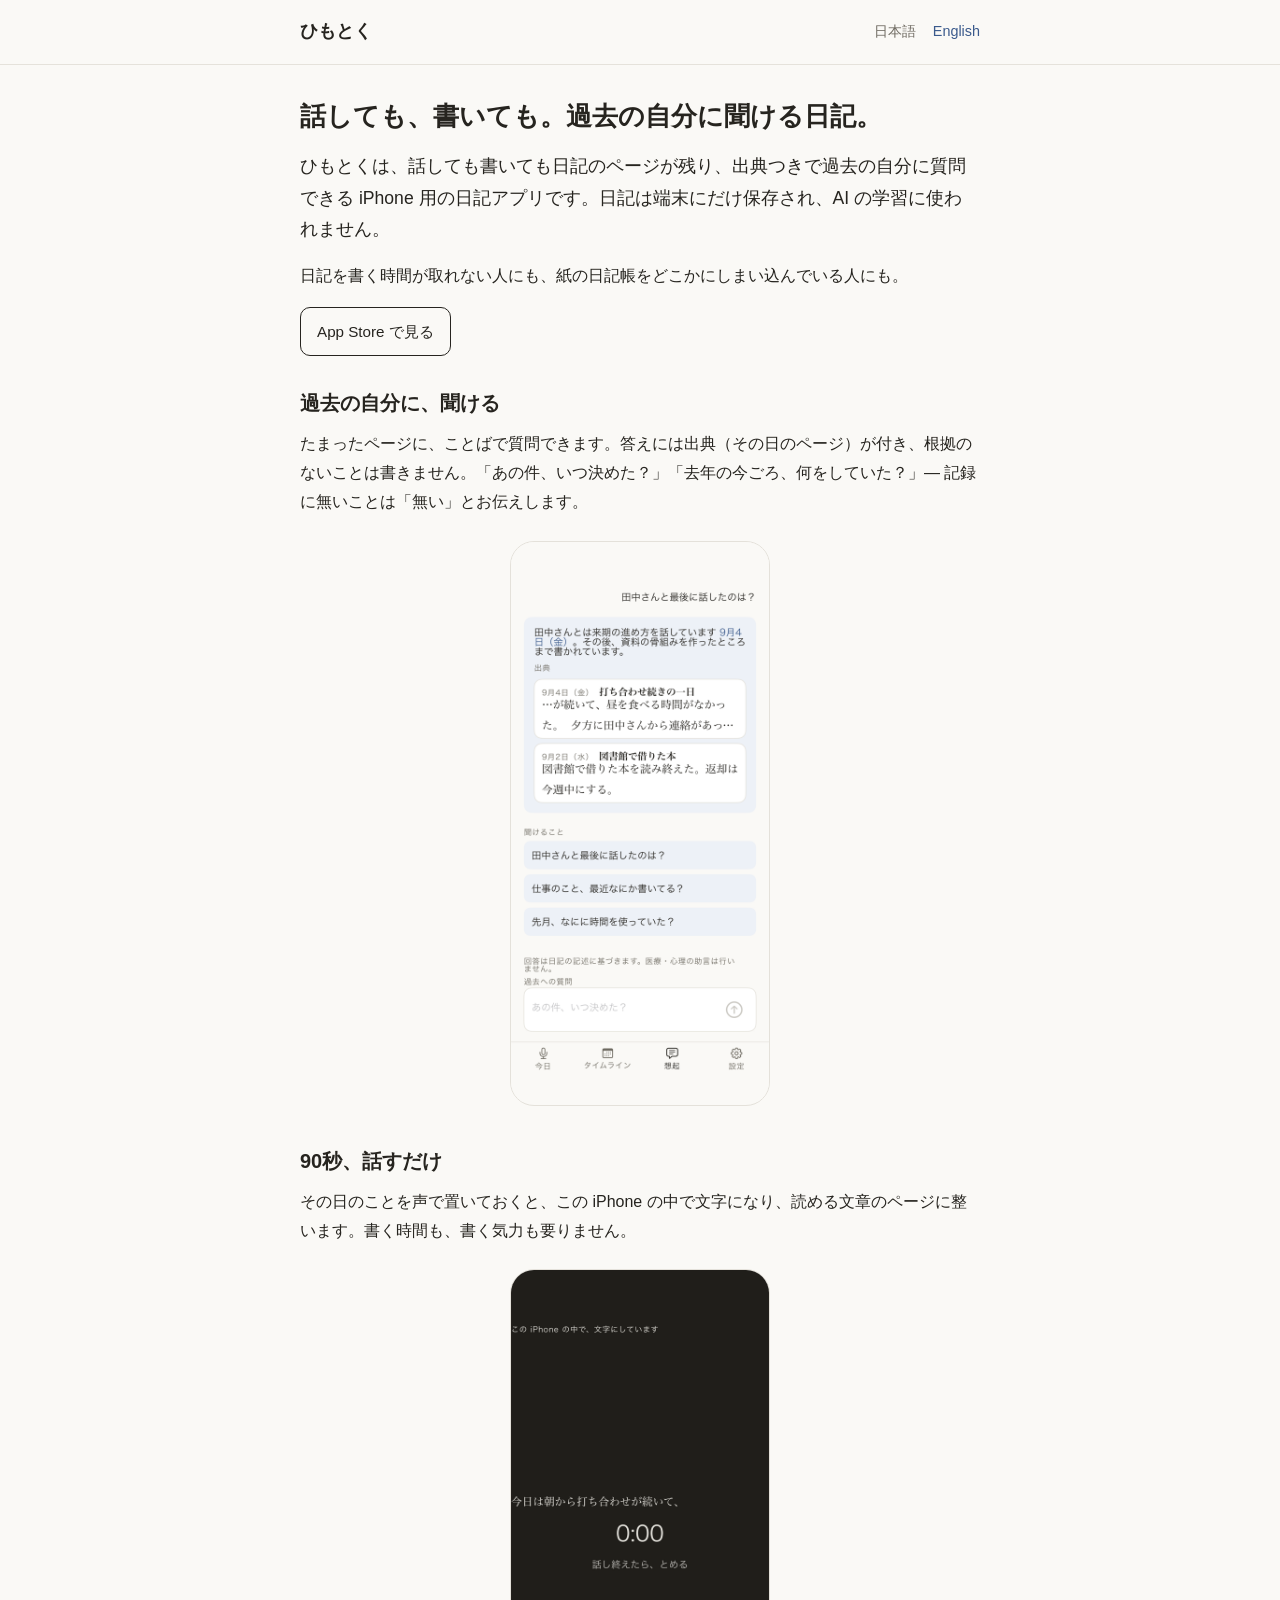
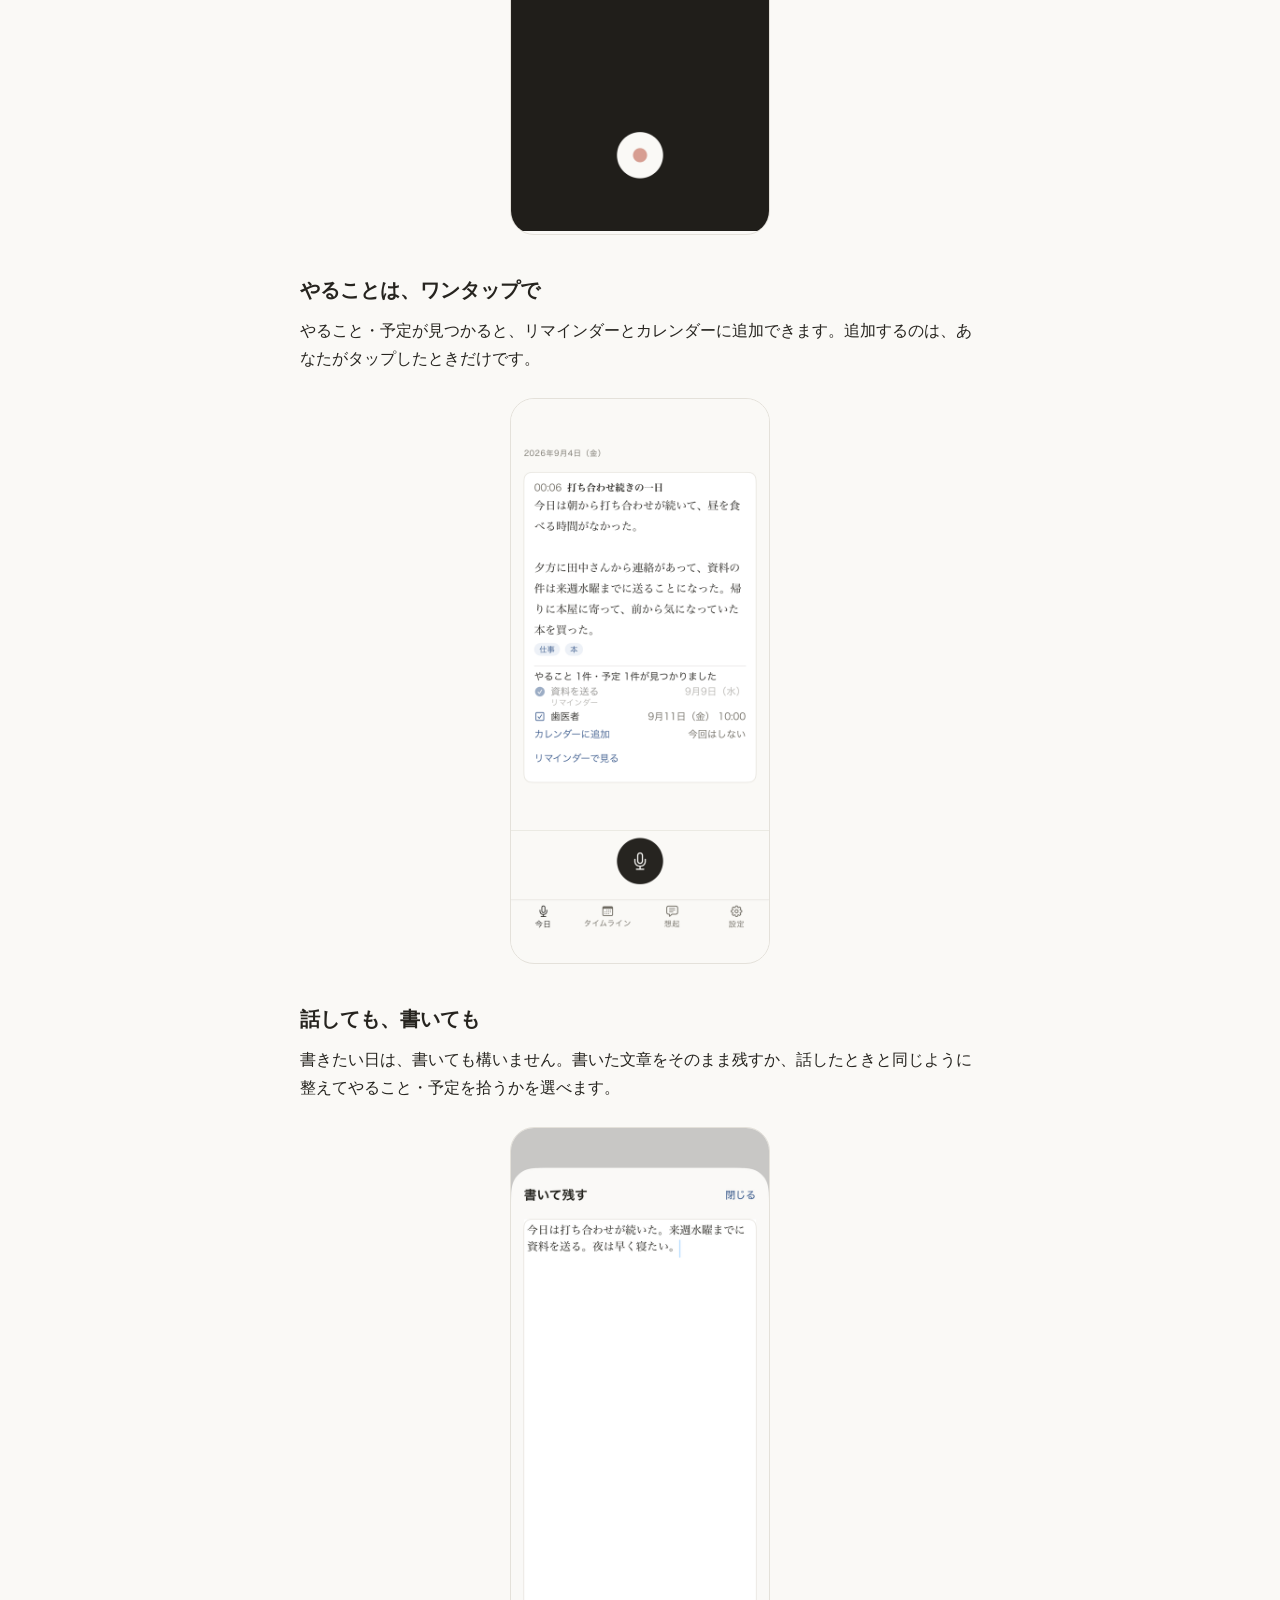
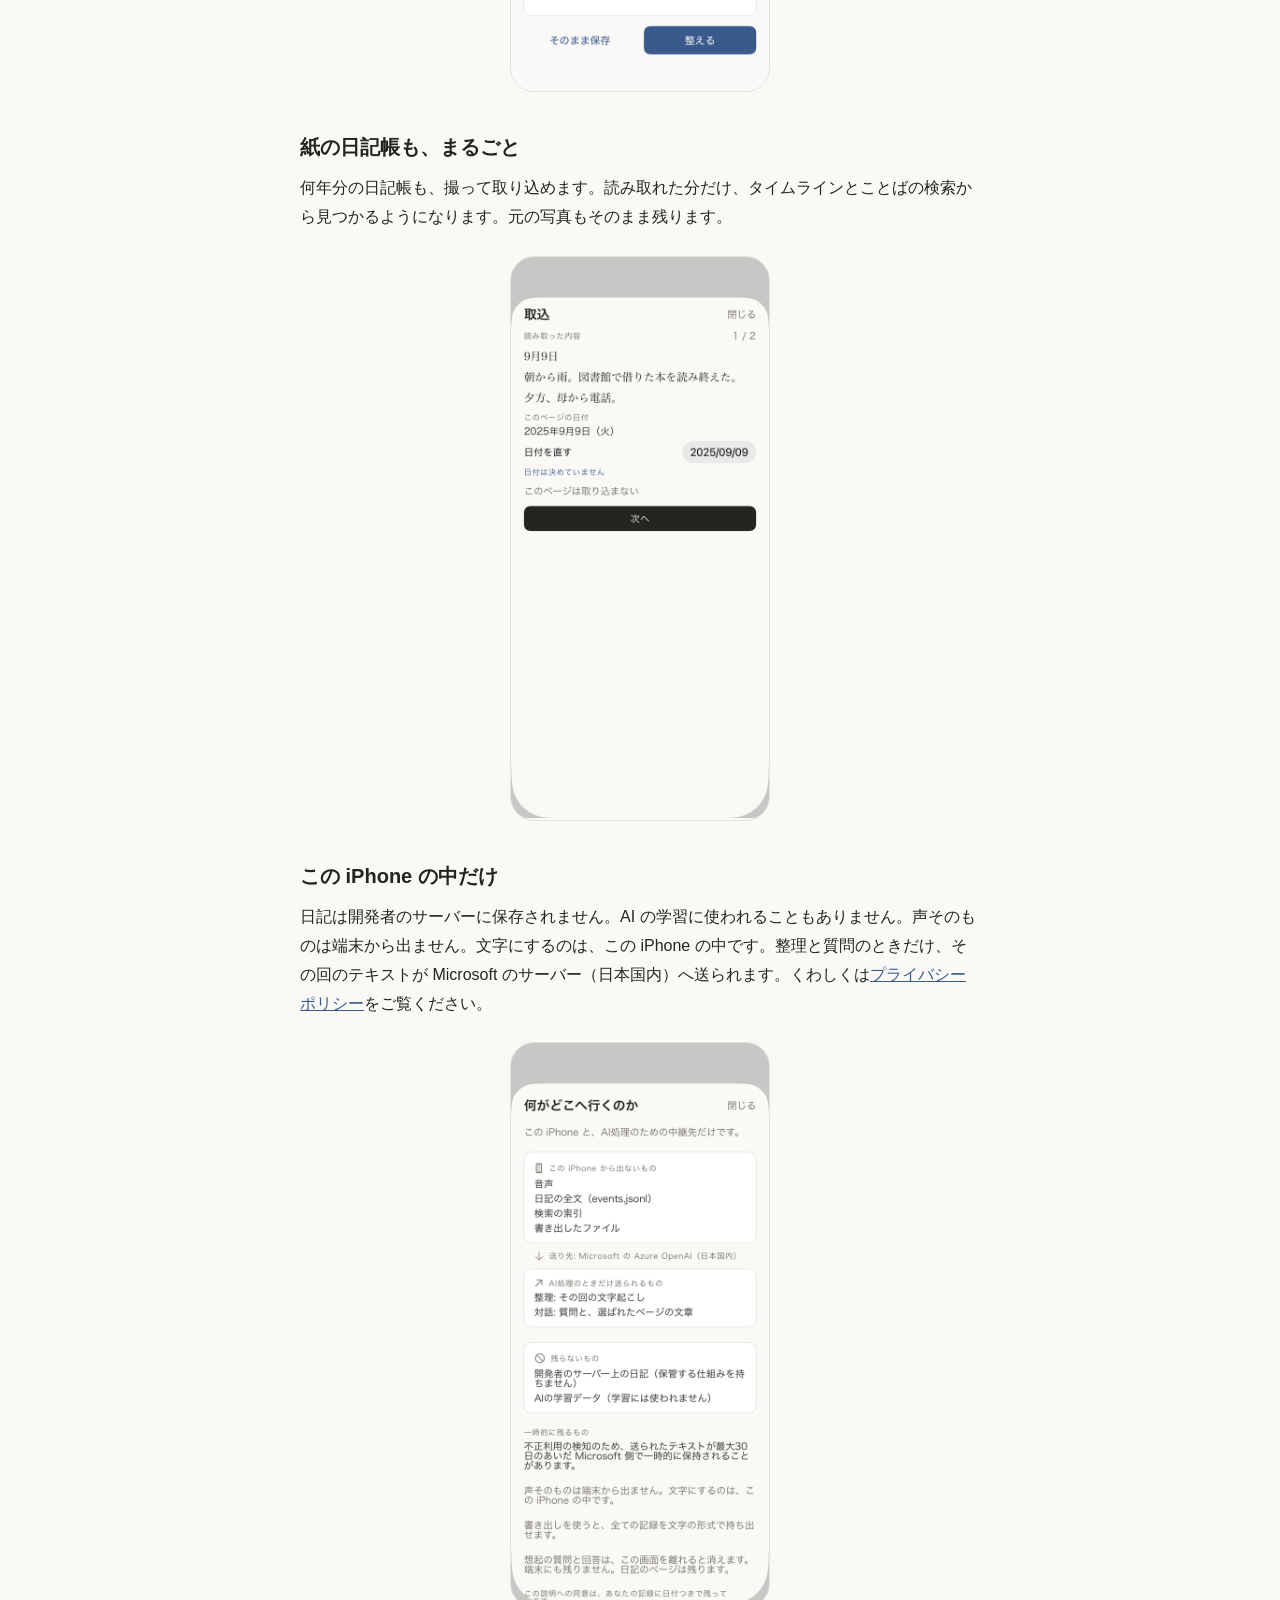
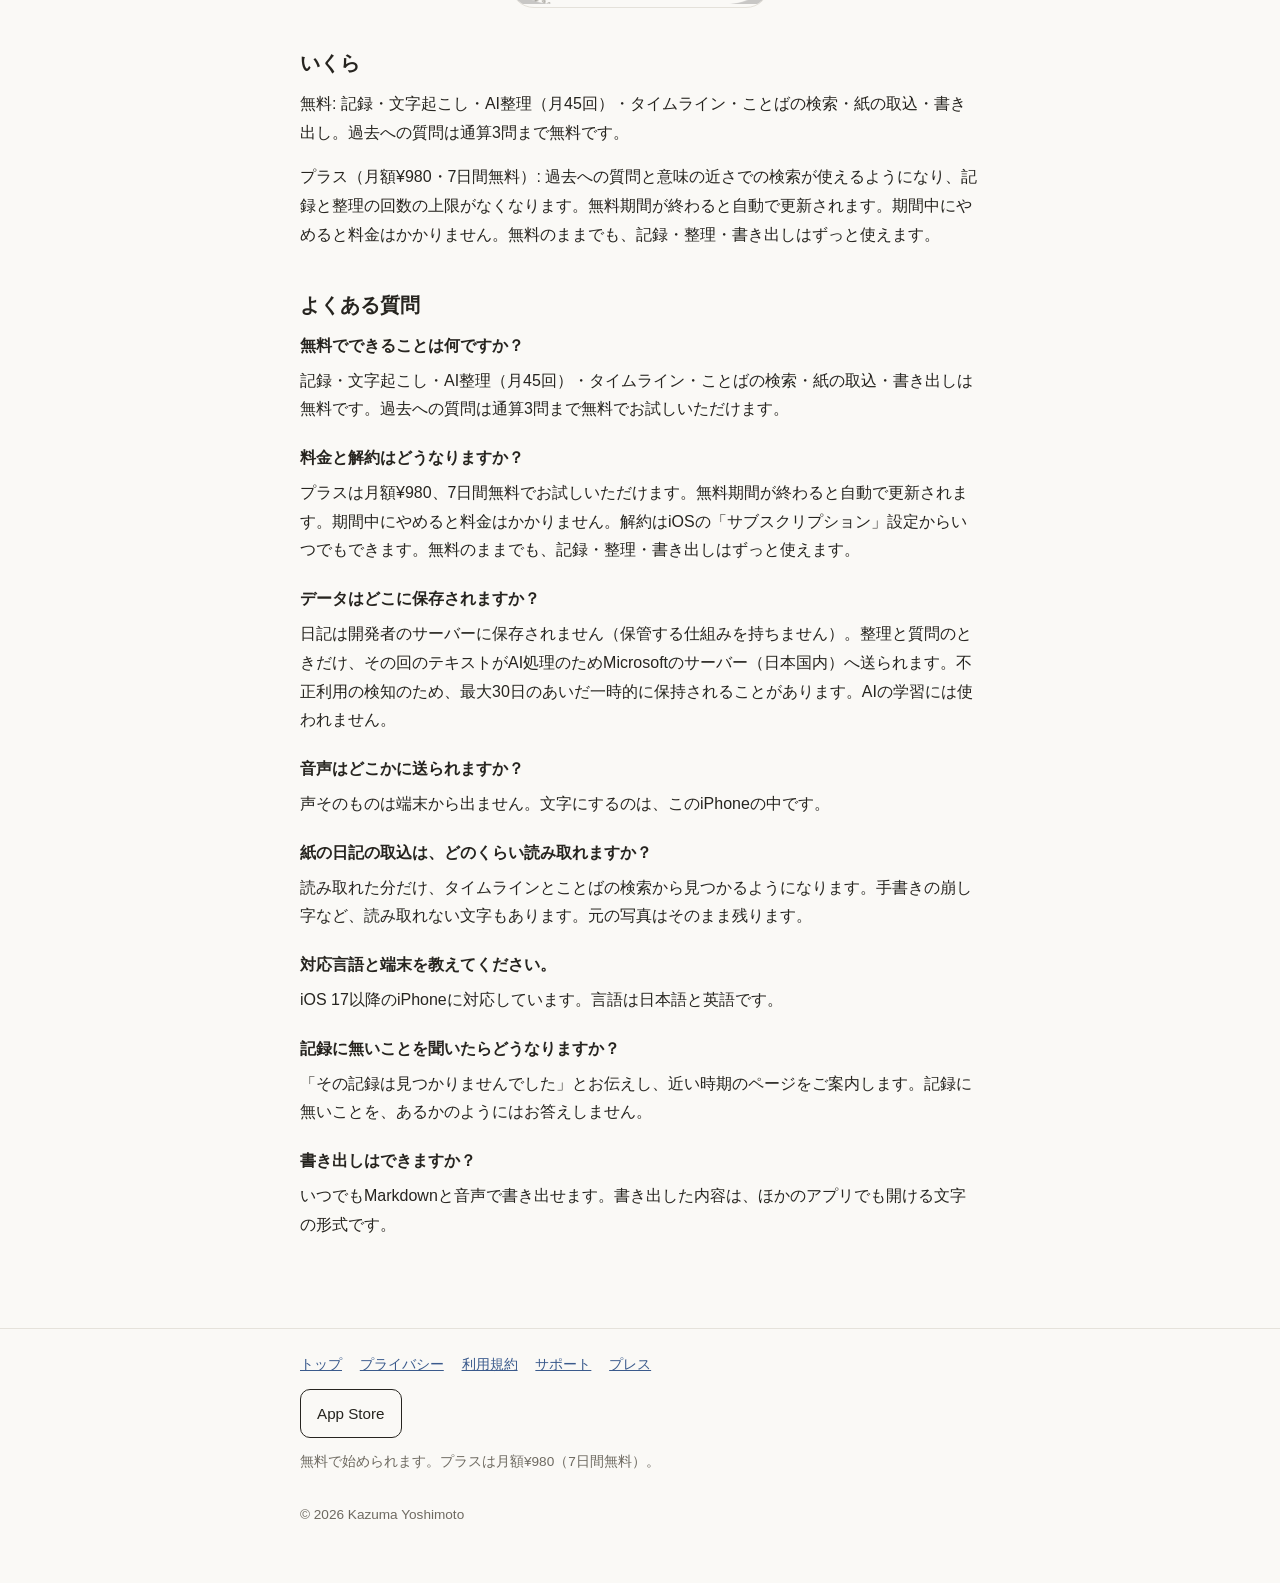
<file: index.html>
<!doctype html>
<html lang="ja">
<head>
<meta charset="utf-8">
<meta name="viewport" content="width=device-width, initial-scale=1">
<title>ひもとく - 話す日記・あなたの秘書</title>
<meta name="description" content="話しても書いても日記のページが残り、出典つきで過去の自分に質問できるiPhone用の日記アプリ「ひもとく」。日記はこのiPhoneにだけ保存されます。">
<link rel="canonical" href="https://yoshimotokzm.github.io/himotoku/">
<link rel="alternate" hreflang="ja" href="https://yoshimotokzm.github.io/himotoku/">
<link rel="alternate" hreflang="en" href="https://yoshimotokzm.github.io/himotoku/en/">
<link rel="alternate" hreflang="x-default" href="https://yoshimotokzm.github.io/himotoku/">
<meta property="og:type" content="website">
<meta property="og:title" content="ひもとく - 話す日記・あなたの秘書">
<meta property="og:description" content="話しても書いても日記のページが残り、出典つきで過去の自分に質問できるiPhone用の日記アプリ。日記はこのiPhoneにだけ保存されます。">
<meta property="og:url" content="https://yoshimotokzm.github.io/himotoku/">
<meta property="og:image" content="https://yoshimotokzm.github.io/himotoku/assets/shot-1-chat-answer.png">
<meta property="og:locale" content="ja_JP">
<link rel="icon" href="assets/icon-512.png">
<link rel="stylesheet" href="assets/style.css">
</head>
<body>
<header class="site-header">
  <div class="wrap">
    <a class="brand" href="./">ひもとく</a>
    <nav class="lang-switch">
      <a href="./" class="current">日本語</a>
      <a href="en/">English</a>
    </nav>
  </div>
</header>

<main>
  <div class="wrap">
    <h1>話しても、書いても。過去の自分に聞ける日記。</h1>
    <p class="lede">ひもとくは、話しても書いても日記のページが残り、出典つきで過去の自分に質問できる iPhone 用の日記アプリです。日記は端末にだけ保存され、AI の学習に使われません。</p>
    <p>日記を書く時間が取れない人にも、紙の日記帳をどこかにしまい込んでいる人にも。</p>
    <div class="badge-row">
      <a class="store-badge" href="https://apps.apple.com/jp/app/id6807689858">App Store で見る</a>
    </div>

    <section id="ask">
      <h2>過去の自分に、聞ける</h2>
      <p>たまったページに、ことばで質問できます。答えには出典（その日のページ）が付き、根拠のないことは書きません。「あの件、いつ決めた？」「去年の今ごろ、何をしていた？」— 記録に無いことは「無い」とお伝えします。</p>
      <figure class="shot">
        <img src="assets/shot-1-chat-answer.png" alt="過去の自分に、聞ける" loading="lazy">
      </figure>
    </section>

    <section id="talk">
      <h2>90秒、話すだけ</h2>
      <p>その日のことを声で置いておくと、この iPhone の中で文字になり、読める文章のページに整います。書く時間も、書く気力も要りません。</p>
      <figure class="shot">
        <img src="assets/shot-2-recording.png" alt="90秒、話すだけ" loading="lazy">
      </figure>
    </section>

    <section id="todo">
      <h2>やることは、ワンタップで</h2>
      <p>やること・予定が見つかると、リマインダーとカレンダーに追加できます。追加するのは、あなたがタップしたときだけです。</p>
      <figure class="shot">
        <img src="assets/shot-3-registered.png" alt="やることは、ワンタップで" loading="lazy">
      </figure>
    </section>

    <section id="write">
      <h2>話しても、書いても</h2>
      <p>書きたい日は、書いても構いません。書いた文章をそのまま残すか、話したときと同じように整えてやること・予定を拾うかを選べます。</p>
      <figure class="shot">
        <img src="assets/shot-4-text-entry.png" alt="話しても、書いても" loading="lazy">
      </figure>
    </section>

    <section id="paper">
      <h2>紙の日記帳も、まるごと</h2>
      <p>何年分の日記帳も、撮って取り込めます。読み取れた分だけ、タイムラインとことばの検索から見つかるようになります。元の写真もそのまま残ります。</p>
      <figure class="shot">
        <img src="assets/shot-4-capture.png" alt="紙の日記帳も、まるごと" loading="lazy">
      </figure>
    </section>

    <section id="privacy">
      <h2>この iPhone の中だけ</h2>
      <p>日記は開発者のサーバーに保存されません。AI の学習に使われることもありません。声そのものは端末から出ません。文字にするのは、この iPhone の中です。整理と質問のときだけ、その回のテキストが Microsoft のサーバー（日本国内）へ送られます。くわしくは<a href="privacy/">プライバシーポリシー</a>をご覧ください。</p>
      <figure class="shot">
        <img src="assets/shot-5-privacy.png" alt="この iPhone の中だけ" loading="lazy">
      </figure>
    </section>

    <section id="pricing">
      <h2>いくら</h2>
      <p>無料: 記録・文字起こし・AI整理（月45回）・タイムライン・ことばの検索・紙の取込・書き出し。過去への質問は通算3問まで無料です。</p>
      <p>プラス（月額¥980・7日間無料）: 過去への質問と意味の近さでの検索が使えるようになり、記録と整理の回数の上限がなくなります。無料期間が終わると自動で更新されます。期間中にやめると料金はかかりません。無料のままでも、記録・整理・書き出しはずっと使えます。</p>
    </section>

    <section id="faq">
      <h2>よくある質問</h2>

      <div class="faq-item">
        <p class="faq-q">無料でできることは何ですか？</p>
        <p class="faq-a">記録・文字起こし・AI整理（月45回）・タイムライン・ことばの検索・紙の取込・書き出しは無料です。過去への質問は通算3問まで無料でお試しいただけます。</p>
      </div>

      <div class="faq-item">
        <p class="faq-q">料金と解約はどうなりますか？</p>
        <p class="faq-a">プラスは月額¥980、7日間無料でお試しいただけます。無料期間が終わると自動で更新されます。期間中にやめると料金はかかりません。解約はiOSの「サブスクリプション」設定からいつでもできます。無料のままでも、記録・整理・書き出しはずっと使えます。</p>
      </div>

      <div class="faq-item">
        <p class="faq-q">データはどこに保存されますか？</p>
        <p class="faq-a">日記は開発者のサーバーに保存されません（保管する仕組みを持ちません）。整理と質問のときだけ、その回のテキストがAI処理のためMicrosoftのサーバー（日本国内）へ送られます。不正利用の検知のため、最大30日のあいだ一時的に保持されることがあります。AIの学習には使われません。</p>
      </div>

      <div class="faq-item">
        <p class="faq-q">音声はどこかに送られますか？</p>
        <p class="faq-a">声そのものは端末から出ません。文字にするのは、このiPhoneの中です。</p>
      </div>

      <div class="faq-item">
        <p class="faq-q">紙の日記の取込は、どのくらい読み取れますか？</p>
        <p class="faq-a">読み取れた分だけ、タイムラインとことばの検索から見つかるようになります。手書きの崩し字など、読み取れない文字もあります。元の写真はそのまま残ります。</p>
      </div>

      <div class="faq-item">
        <p class="faq-q">対応言語と端末を教えてください。</p>
        <p class="faq-a">iOS 17以降のiPhoneに対応しています。言語は日本語と英語です。</p>
      </div>

      <div class="faq-item">
        <p class="faq-q">記録に無いことを聞いたらどうなりますか？</p>
        <p class="faq-a">「その記録は見つかりませんでした」とお伝えし、近い時期のページをご案内します。記録に無いことを、あるかのようにはお答えしません。</p>
      </div>

      <div class="faq-item">
        <p class="faq-q">書き出しはできますか？</p>
        <p class="faq-a">いつでもMarkdownと音声で書き出せます。書き出した内容は、ほかのアプリでも開ける文字の形式です。</p>
      </div>
    </section>
  </div>
</main>

<footer class="site-footer">
  <div class="wrap">
    <nav>
      <a href="./">トップ</a>
      <a href="privacy/">プライバシー</a>
      <a href="terms/">利用規約</a>
      <a href="support/">サポート</a>
      <a href="press/">プレス</a>
    </nav>
    <div class="badge-row">
      <a class="store-badge" href="https://apps.apple.com/jp/app/id6807689858">App Store</a>
    </div>
    <p class="disclaimer">無料で始められます。プラスは月額¥980（7日間無料）。</p>
    <p>&copy; 2026 Kazuma Yoshimoto</p>
  </div>
</footer>

<script type="application/ld+json">
{
  "@context": "https://schema.org",
  "@type": "SoftwareApplication",
  "name": "ひもとく",
  "alternateName": "Himotoku",
  "operatingSystem": "iOS",
  "applicationCategory": "LifestyleApplication",
  "description": "ひもとくは、話しても書いても日記のページが残り、出典つきで過去の自分に質問できる iPhone 用の日記アプリです。日記は端末にだけ保存され、AI の学習に使われません。",
  "inLanguage": ["ja", "en"],
  "url": "https://yoshimotokzm.github.io/himotoku/",
  "image": "https://yoshimotokzm.github.io/himotoku/assets/shot-1-chat-answer.png",
  "offers": [
    {
      "@type": "Offer",
      "price": "0",
      "priceCurrency": "JPY",
      "description": "無料（記録・文字起こし・AI整理・タイムライン・検索・紙の取込・書き出し。過去への質問は3問まで無料）"
    },
    {
      "@type": "Offer",
      "priceSpecification": {
        "@type": "UnitPriceSpecification",
        "price": "980",
        "priceCurrency": "JPY",
        "unitText": "MONTH"
      },
      "description": "プラス（月額・7日間無料トライアル）"
    },
    {
      "@type": "Offer",
      "priceSpecification": {
        "@type": "UnitPriceSpecification",
        "price": "6.99",
        "priceCurrency": "USD",
        "unitText": "MONTH"
      },
      "description": "Plus (Monthly, US price, 7-day free trial)"
    }
  ]
}
</script>
<script type="application/ld+json">
{
  "@context": "https://schema.org",
  "@type": "FAQPage",
  "mainEntity": [
    {
      "@type": "Question",
      "name": "無料でできることは何ですか？",
      "acceptedAnswer": { "@type": "Answer", "text": "記録・文字起こし・AI整理（月45回）・タイムライン・ことばの検索・紙の取込・書き出しは無料です。過去への質問は通算3問まで無料でお試しいただけます。" }
    },
    {
      "@type": "Question",
      "name": "料金と解約はどうなりますか？",
      "acceptedAnswer": { "@type": "Answer", "text": "プラスは月額¥980、7日間無料でお試しいただけます。無料期間が終わると自動で更新されます。期間中にやめると料金はかかりません。解約はiOSの「サブスクリプション」設定からいつでもできます。無料のままでも、記録・整理・書き出しはずっと使えます。" }
    },
    {
      "@type": "Question",
      "name": "データはどこに保存されますか？",
      "acceptedAnswer": { "@type": "Answer", "text": "日記は開発者のサーバーに保存されません（保管する仕組みを持ちません）。整理と質問のときだけ、その回のテキストがAI処理のためMicrosoftのサーバー（日本国内）へ送られます。不正利用の検知のため、最大30日のあいだ一時的に保持されることがあります。AIの学習には使われません。" }
    },
    {
      "@type": "Question",
      "name": "音声はどこかに送られますか？",
      "acceptedAnswer": { "@type": "Answer", "text": "声そのものは端末から出ません。文字にするのは、このiPhoneの中です。" }
    },
    {
      "@type": "Question",
      "name": "紙の日記の取込は、どのくらい読み取れますか？",
      "acceptedAnswer": { "@type": "Answer", "text": "読み取れた分だけ、タイムラインとことばの検索から見つかるようになります。手書きの崩し字など、読み取れない文字もあります。元の写真はそのまま残ります。" }
    },
    {
      "@type": "Question",
      "name": "対応言語と端末を教えてください。",
      "acceptedAnswer": { "@type": "Answer", "text": "iOS 17以降のiPhoneに対応しています。言語は日本語と英語です。" }
    },
    {
      "@type": "Question",
      "name": "記録に無いことを聞いたらどうなりますか？",
      "acceptedAnswer": { "@type": "Answer", "text": "「その記録は見つかりませんでした」とお伝えし、近い時期のページをご案内します。記録に無いことを、あるかのようにはお答えしません。" }
    },
    {
      "@type": "Question",
      "name": "書き出しはできますか？",
      "acceptedAnswer": { "@type": "Answer", "text": "いつでもMarkdownと音声で書き出せます。書き出した内容は、ほかのアプリでも開ける文字の形式です。" }
    }
  ]
}
</script>
</body>
</html>
</file>
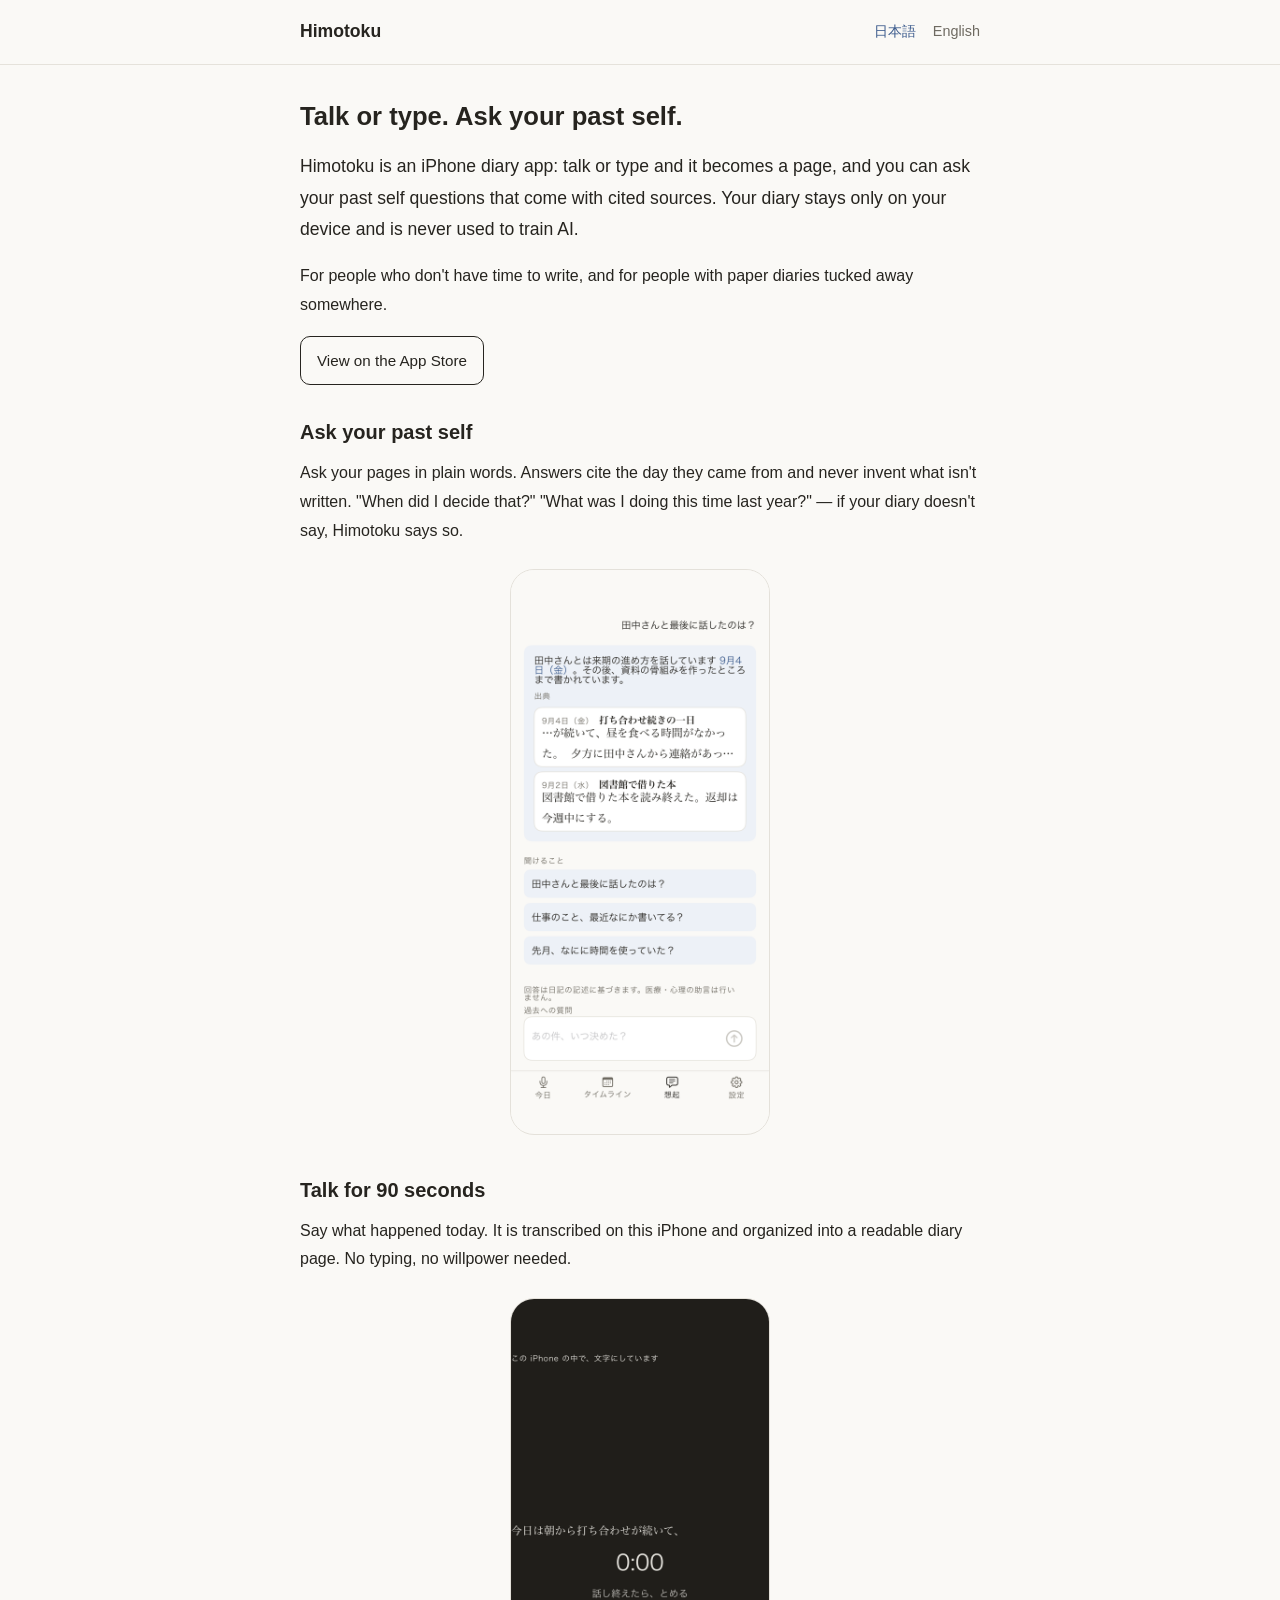
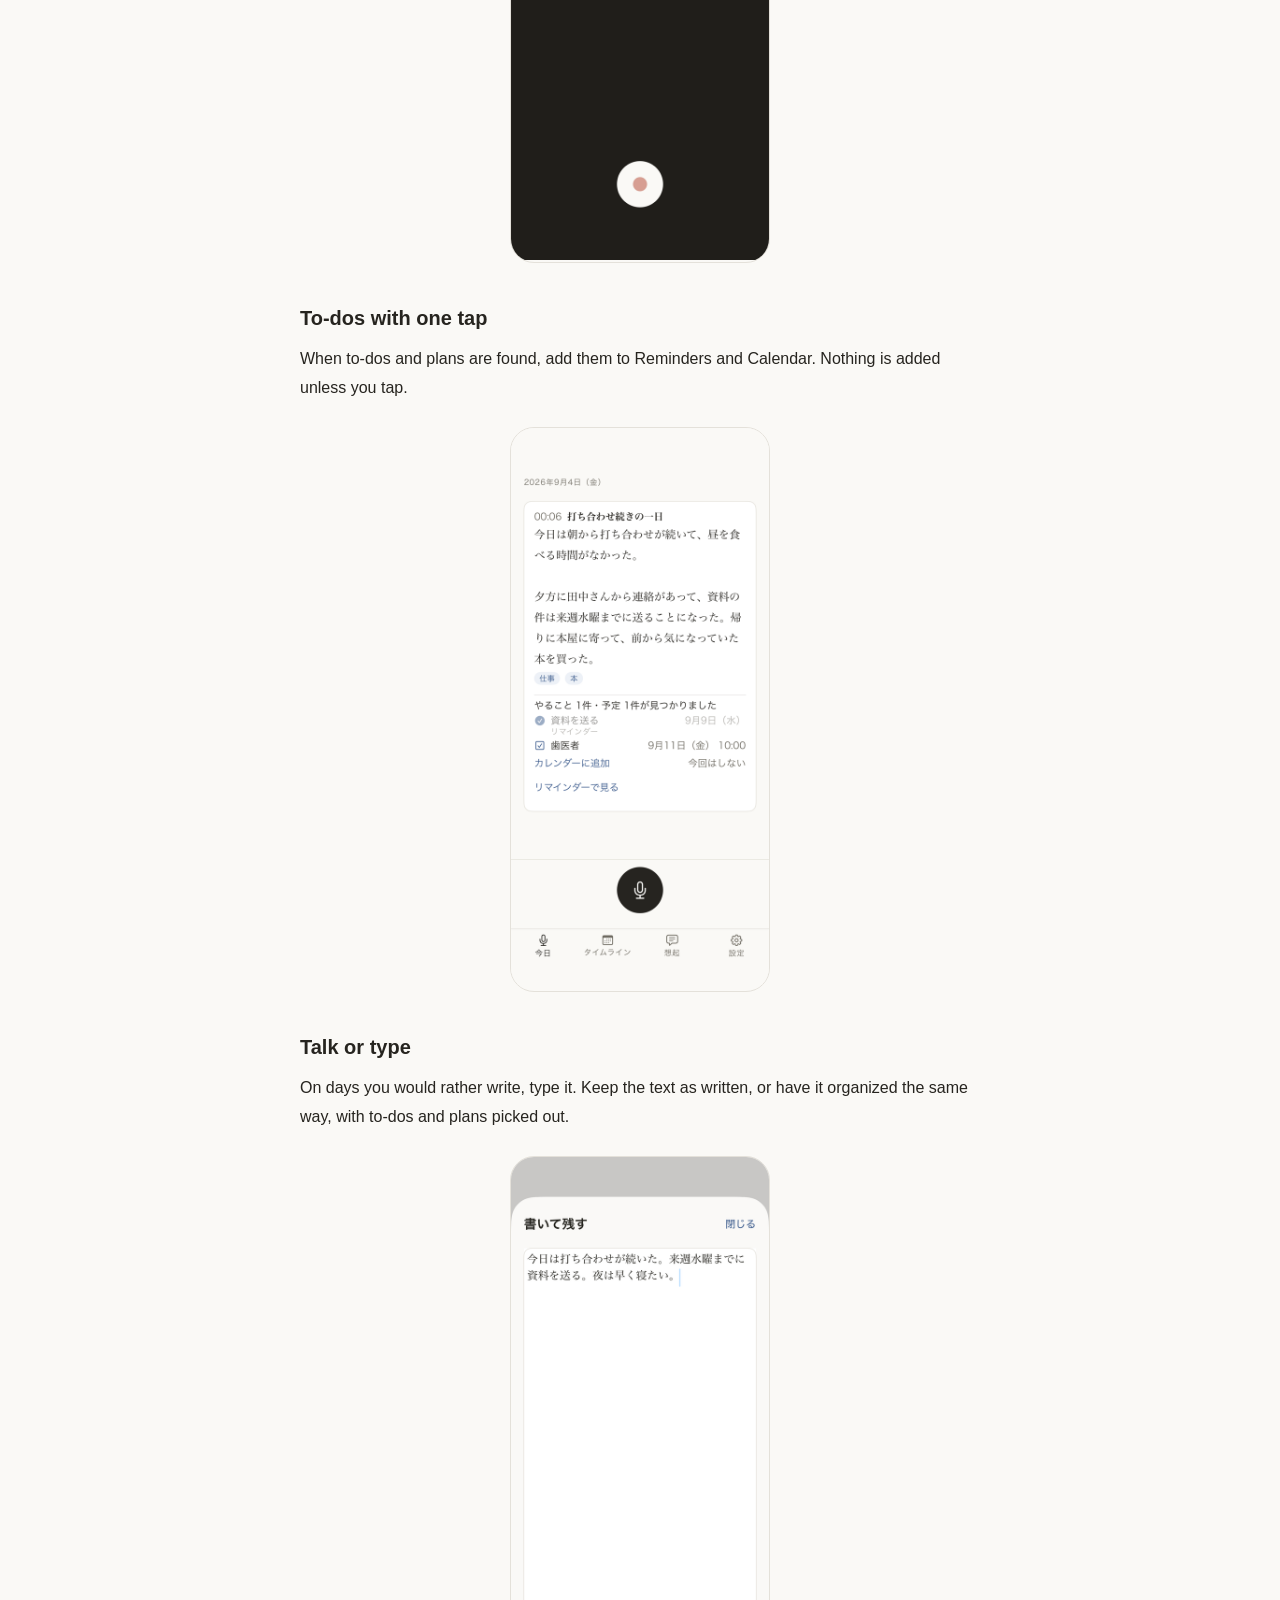
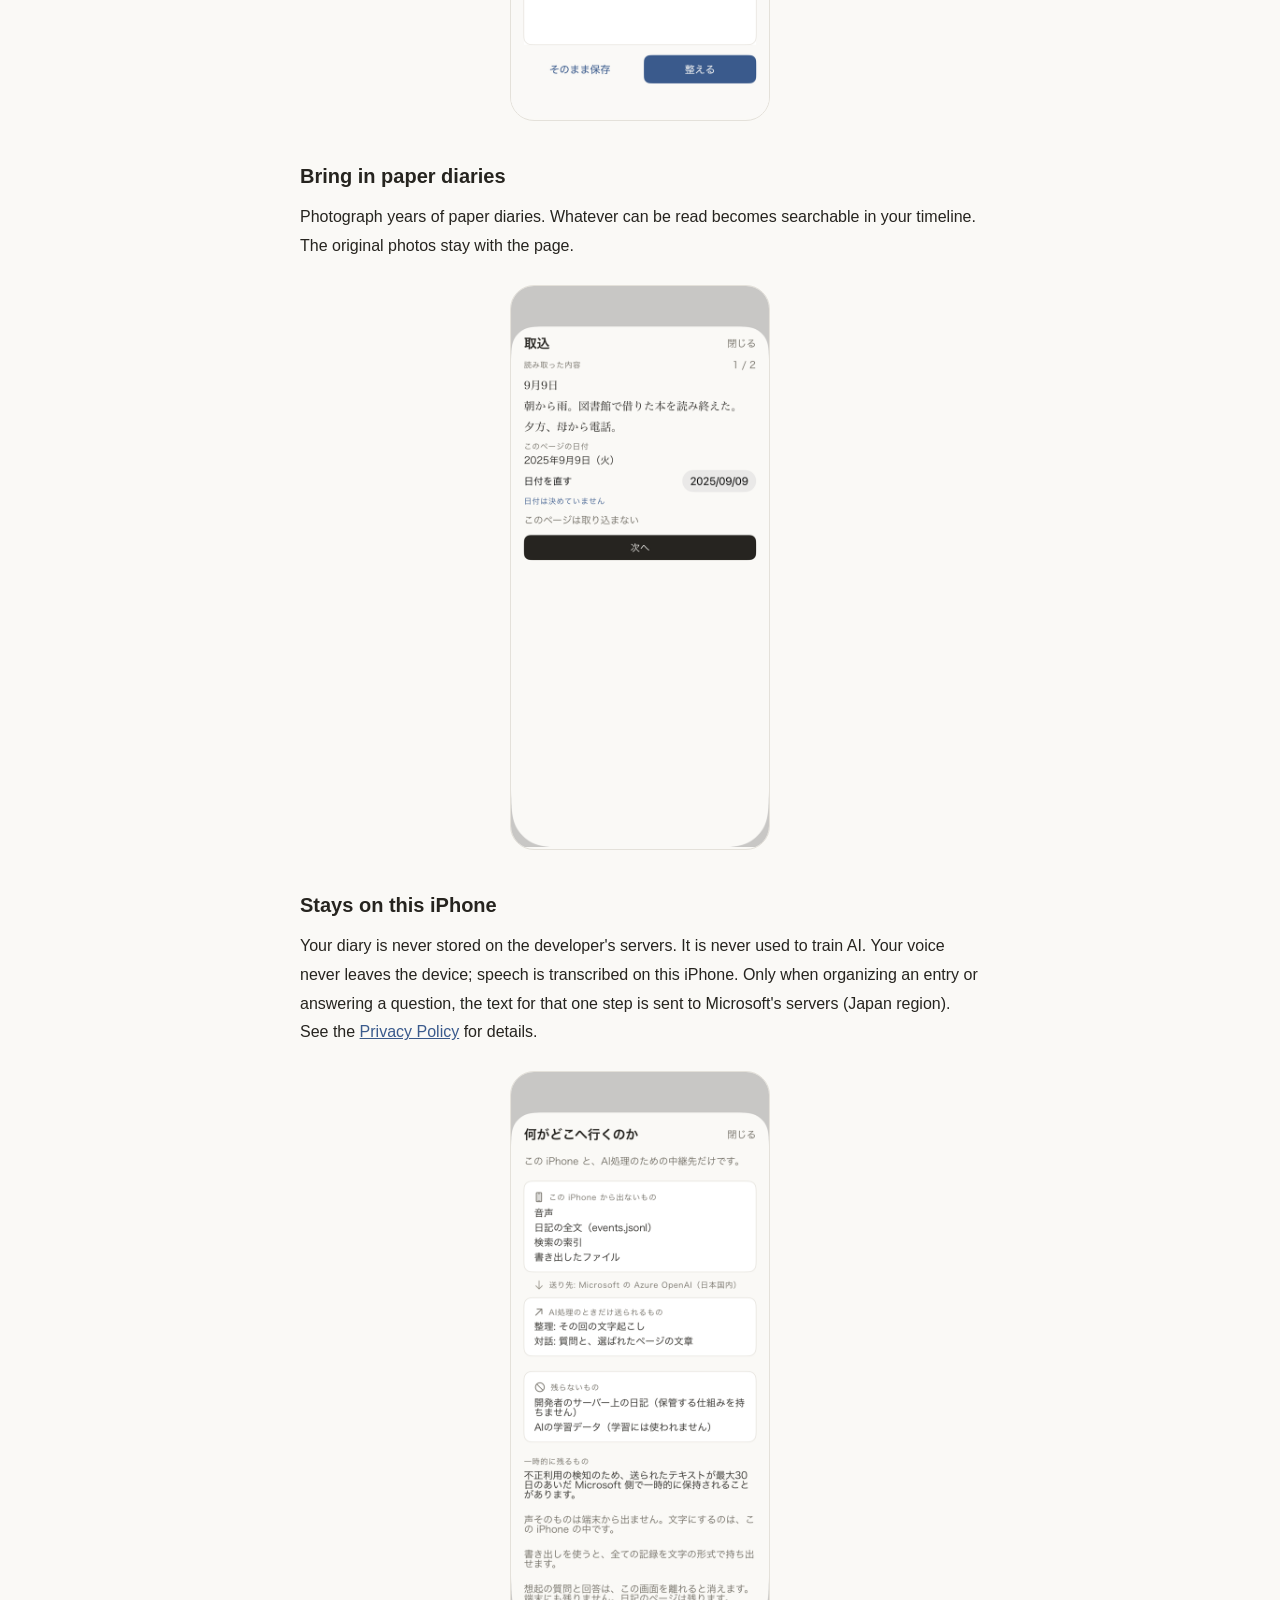
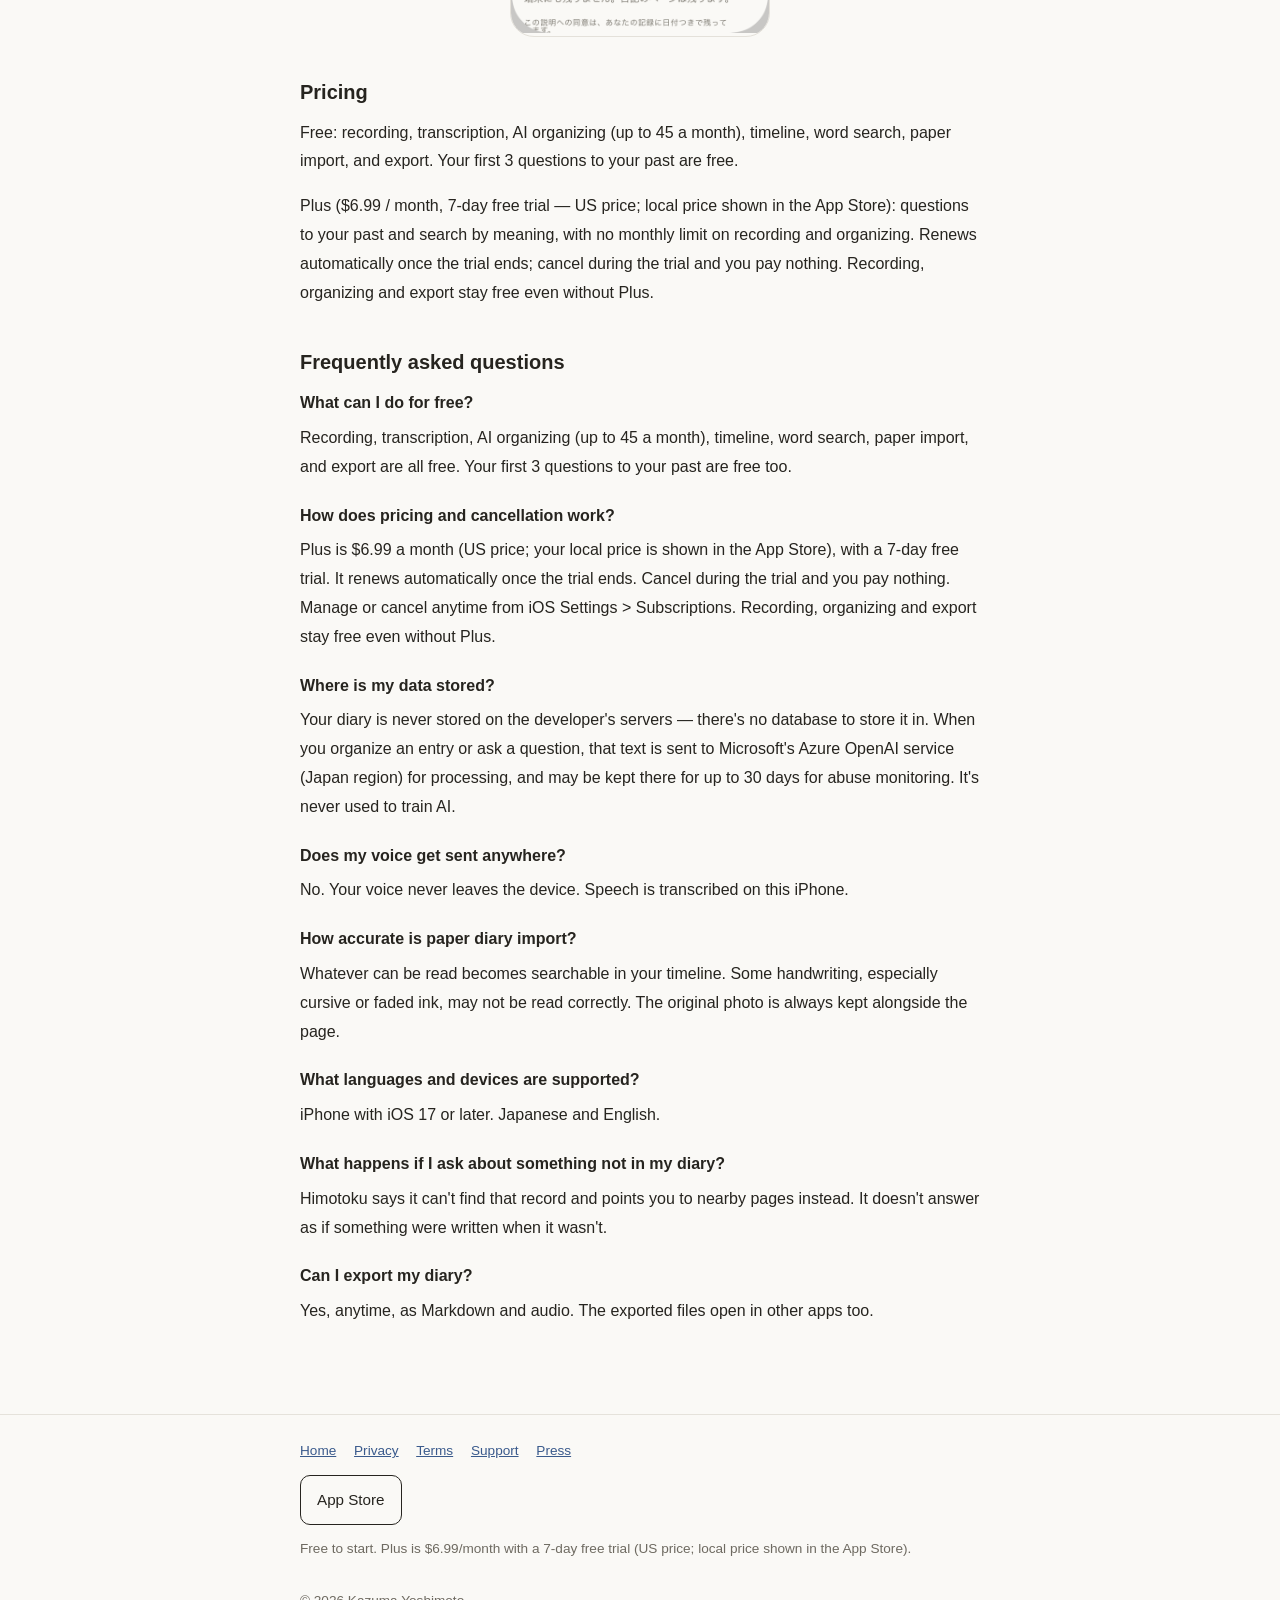
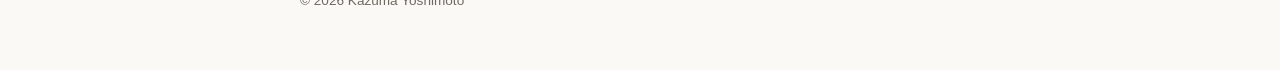
<file: en/index.html>
<!doctype html>
<html lang="en">
<head>
<meta charset="utf-8">
<meta name="viewport" content="width=device-width, initial-scale=1">
<title>Himotoku: Diary & Assistant</title>
<meta name="description" content="Himotoku is an iPhone diary app: talk or type and it becomes a page, and you can ask your past self questions with cited sources. Your diary stays only on your device.">
<link rel="canonical" href="https://yoshimotokzm.github.io/himotoku/en/">
<link rel="alternate" hreflang="ja" href="https://yoshimotokzm.github.io/himotoku/">
<link rel="alternate" hreflang="en" href="https://yoshimotokzm.github.io/himotoku/en/">
<link rel="alternate" hreflang="x-default" href="https://yoshimotokzm.github.io/himotoku/">
<meta property="og:type" content="website">
<meta property="og:title" content="Himotoku: Diary & Assistant">
<meta property="og:description" content="Talk or type and it becomes a diary page. Ask your past self questions, with cited sources. Your diary stays on this iPhone.">
<meta property="og:url" content="https://yoshimotokzm.github.io/himotoku/en/">
<meta property="og:image" content="https://yoshimotokzm.github.io/himotoku/assets/shot-1-chat-answer.png">
<meta property="og:locale" content="en_US">
<link rel="icon" href="../assets/icon-512.png">
<link rel="stylesheet" href="../assets/style.css">
</head>
<body>
<header class="site-header">
  <div class="wrap">
    <a class="brand" href="./">Himotoku</a>
    <nav class="lang-switch">
      <a href="../">日本語</a>
      <a href="./" class="current">English</a>
    </nav>
  </div>
</header>

<main>
  <div class="wrap">
    <h1>Talk or type. Ask your past self.</h1>
    <p class="lede">Himotoku is an iPhone diary app: talk or type and it becomes a page, and you can ask your past self questions that come with cited sources. Your diary stays only on your device and is never used to train AI.</p>
    <p>For people who don't have time to write, and for people with paper diaries tucked away somewhere.</p>
    <div class="badge-row">
      <a class="store-badge" href="https://apps.apple.com/us/app/id6807689858">View on the App Store</a>
    </div>

    <section id="ask">
      <h2>Ask your past self</h2>
      <p>Ask your pages in plain words. Answers cite the day they came from and never invent what isn't written. "When did I decide that?" "What was I doing this time last year?" — if your diary doesn't say, Himotoku says so.</p>
      <figure class="shot">
        <img src="../assets/shot-1-chat-answer.png" alt="Ask your past self" loading="lazy">
      </figure>
    </section>

    <section id="talk">
      <h2>Talk for 90 seconds</h2>
      <p>Say what happened today. It is transcribed on this iPhone and organized into a readable diary page. No typing, no willpower needed.</p>
      <figure class="shot">
        <img src="../assets/shot-2-recording.png" alt="Talk for 90 seconds" loading="lazy">
      </figure>
    </section>

    <section id="todo">
      <h2>To-dos with one tap</h2>
      <p>When to-dos and plans are found, add them to Reminders and Calendar. Nothing is added unless you tap.</p>
      <figure class="shot">
        <img src="../assets/shot-3-registered.png" alt="To-dos with one tap" loading="lazy">
      </figure>
    </section>

    <section id="write">
      <h2>Talk or type</h2>
      <p>On days you would rather write, type it. Keep the text as written, or have it organized the same way, with to-dos and plans picked out.</p>
      <figure class="shot">
        <img src="../assets/shot-4-text-entry.png" alt="Talk or type" loading="lazy">
      </figure>
    </section>

    <section id="paper">
      <h2>Bring in paper diaries</h2>
      <p>Photograph years of paper diaries. Whatever can be read becomes searchable in your timeline. The original photos stay with the page.</p>
      <figure class="shot">
        <img src="../assets/shot-4-capture.png" alt="Bring in paper diaries" loading="lazy">
      </figure>
    </section>

    <section id="privacy">
      <h2>Stays on this iPhone</h2>
      <p>Your diary is never stored on the developer's servers. It is never used to train AI. Your voice never leaves the device; speech is transcribed on this iPhone. Only when organizing an entry or answering a question, the text for that one step is sent to Microsoft's servers (Japan region). See the <a href="privacy/">Privacy Policy</a> for details.</p>
      <figure class="shot">
        <img src="../assets/shot-5-privacy.png" alt="Stays on this iPhone" loading="lazy">
      </figure>
    </section>

    <section id="pricing">
      <h2>Pricing</h2>
      <p>Free: recording, transcription, AI organizing (up to 45 a month), timeline, word search, paper import, and export. Your first 3 questions to your past are free.</p>
      <p>Plus ($6.99 / month, 7-day free trial — US price; local price shown in the App Store): questions to your past and search by meaning, with no monthly limit on recording and organizing. Renews automatically once the trial ends; cancel during the trial and you pay nothing. Recording, organizing and export stay free even without Plus.</p>
    </section>

    <section id="faq">
      <h2>Frequently asked questions</h2>

      <div class="faq-item">
        <p class="faq-q">What can I do for free?</p>
        <p class="faq-a">Recording, transcription, AI organizing (up to 45 a month), timeline, word search, paper import, and export are all free. Your first 3 questions to your past are free too.</p>
      </div>

      <div class="faq-item">
        <p class="faq-q">How does pricing and cancellation work?</p>
        <p class="faq-a">Plus is $6.99 a month (US price; your local price is shown in the App Store), with a 7-day free trial. It renews automatically once the trial ends. Cancel during the trial and you pay nothing. Manage or cancel anytime from iOS Settings &gt; Subscriptions. Recording, organizing and export stay free even without Plus.</p>
      </div>

      <div class="faq-item">
        <p class="faq-q">Where is my data stored?</p>
        <p class="faq-a">Your diary is never stored on the developer's servers — there's no database to store it in. When you organize an entry or ask a question, that text is sent to Microsoft's Azure OpenAI service (Japan region) for processing, and may be kept there for up to 30 days for abuse monitoring. It's never used to train AI.</p>
      </div>

      <div class="faq-item">
        <p class="faq-q">Does my voice get sent anywhere?</p>
        <p class="faq-a">No. Your voice never leaves the device. Speech is transcribed on this iPhone.</p>
      </div>

      <div class="faq-item">
        <p class="faq-q">How accurate is paper diary import?</p>
        <p class="faq-a">Whatever can be read becomes searchable in your timeline. Some handwriting, especially cursive or faded ink, may not be read correctly. The original photo is always kept alongside the page.</p>
      </div>

      <div class="faq-item">
        <p class="faq-q">What languages and devices are supported?</p>
        <p class="faq-a">iPhone with iOS 17 or later. Japanese and English.</p>
      </div>

      <div class="faq-item">
        <p class="faq-q">What happens if I ask about something not in my diary?</p>
        <p class="faq-a">Himotoku says it can't find that record and points you to nearby pages instead. It doesn't answer as if something were written when it wasn't.</p>
      </div>

      <div class="faq-item">
        <p class="faq-q">Can I export my diary?</p>
        <p class="faq-a">Yes, anytime, as Markdown and audio. The exported files open in other apps too.</p>
      </div>
    </section>
  </div>
</main>

<footer class="site-footer">
  <div class="wrap">
    <nav>
      <a href="./">Home</a>
      <a href="privacy/">Privacy</a>
      <a href="terms/">Terms</a>
      <a href="support/">Support</a>
      <a href="press/">Press</a>
    </nav>
    <div class="badge-row">
      <a class="store-badge" href="https://apps.apple.com/us/app/id6807689858">App Store</a>
    </div>
    <p class="disclaimer">Free to start. Plus is $6.99/month with a 7-day free trial (US price; local price shown in the App Store).</p>
    <p>&copy; 2026 Kazuma Yoshimoto</p>
  </div>
</footer>

<script type="application/ld+json">
{
  "@context": "https://schema.org",
  "@type": "SoftwareApplication",
  "name": "Himotoku",
  "operatingSystem": "iOS",
  "applicationCategory": "LifestyleApplication",
  "description": "Himotoku is an iPhone diary app: talk or type and it becomes a page, and you can ask your past self questions that come with cited sources. Your diary stays only on your device and is never used to train AI.",
  "inLanguage": ["ja", "en"],
  "url": "https://yoshimotokzm.github.io/himotoku/en/",
  "image": "https://yoshimotokzm.github.io/himotoku/assets/shot-1-chat-answer.png",
  "offers": [
    {
      "@type": "Offer",
      "price": "0",
      "priceCurrency": "USD",
      "description": "Free (recording, transcription, AI organizing, timeline, search, paper import, export; first 3 questions to your past are free)"
    },
    {
      "@type": "Offer",
      "priceSpecification": {
        "@type": "UnitPriceSpecification",
        "price": "6.99",
        "priceCurrency": "USD",
        "unitText": "MONTH"
      },
      "description": "Plus (Monthly, US price, 7-day free trial)"
    },
    {
      "@type": "Offer",
      "priceSpecification": {
        "@type": "UnitPriceSpecification",
        "price": "980",
        "priceCurrency": "JPY",
        "unitText": "MONTH"
      },
      "description": "プラス（月額・7日間無料トライアル）"
    }
  ]
}
</script>
<script type="application/ld+json">
{
  "@context": "https://schema.org",
  "@type": "FAQPage",
  "mainEntity": [
    {
      "@type": "Question",
      "name": "What can I do for free?",
      "acceptedAnswer": { "@type": "Answer", "text": "Recording, transcription, AI organizing (up to 45 a month), timeline, word search, paper import, and export are all free. Your first 3 questions to your past are free too." }
    },
    {
      "@type": "Question",
      "name": "How does pricing and cancellation work?",
      "acceptedAnswer": { "@type": "Answer", "text": "Plus is $6.99 a month (US price; your local price is shown in the App Store), with a 7-day free trial. It renews automatically once the trial ends. Cancel during the trial and you pay nothing. Manage or cancel anytime from iOS Settings > Subscriptions. Recording, organizing and export stay free even without Plus." }
    },
    {
      "@type": "Question",
      "name": "Where is my data stored?",
      "acceptedAnswer": { "@type": "Answer", "text": "Your diary is never stored on the developer's servers. When you organize an entry or ask a question, that text is sent to Microsoft's Azure OpenAI service (Japan region) for processing, and may be kept for up to 30 days for abuse monitoring. It's never used to train AI." }
    },
    {
      "@type": "Question",
      "name": "Does my voice get sent anywhere?",
      "acceptedAnswer": { "@type": "Answer", "text": "No. Your voice never leaves the device. Speech is transcribed on this iPhone." }
    },
    {
      "@type": "Question",
      "name": "How accurate is paper diary import?",
      "acceptedAnswer": { "@type": "Answer", "text": "Whatever can be read becomes searchable in your timeline. Some handwriting may not be read correctly. The original photo is always kept alongside the page." }
    },
    {
      "@type": "Question",
      "name": "What languages and devices are supported?",
      "acceptedAnswer": { "@type": "Answer", "text": "iPhone with iOS 17 or later. Japanese and English." }
    },
    {
      "@type": "Question",
      "name": "What happens if I ask about something not in my diary?",
      "acceptedAnswer": { "@type": "Answer", "text": "Himotoku says it can't find that record and points you to nearby pages instead." }
    },
    {
      "@type": "Question",
      "name": "Can I export my diary?",
      "acceptedAnswer": { "@type": "Answer", "text": "Yes, anytime, as Markdown and audio. The exported files open in other apps too." }
    }
  ]
}
</script>
</body>
</html>
</file>
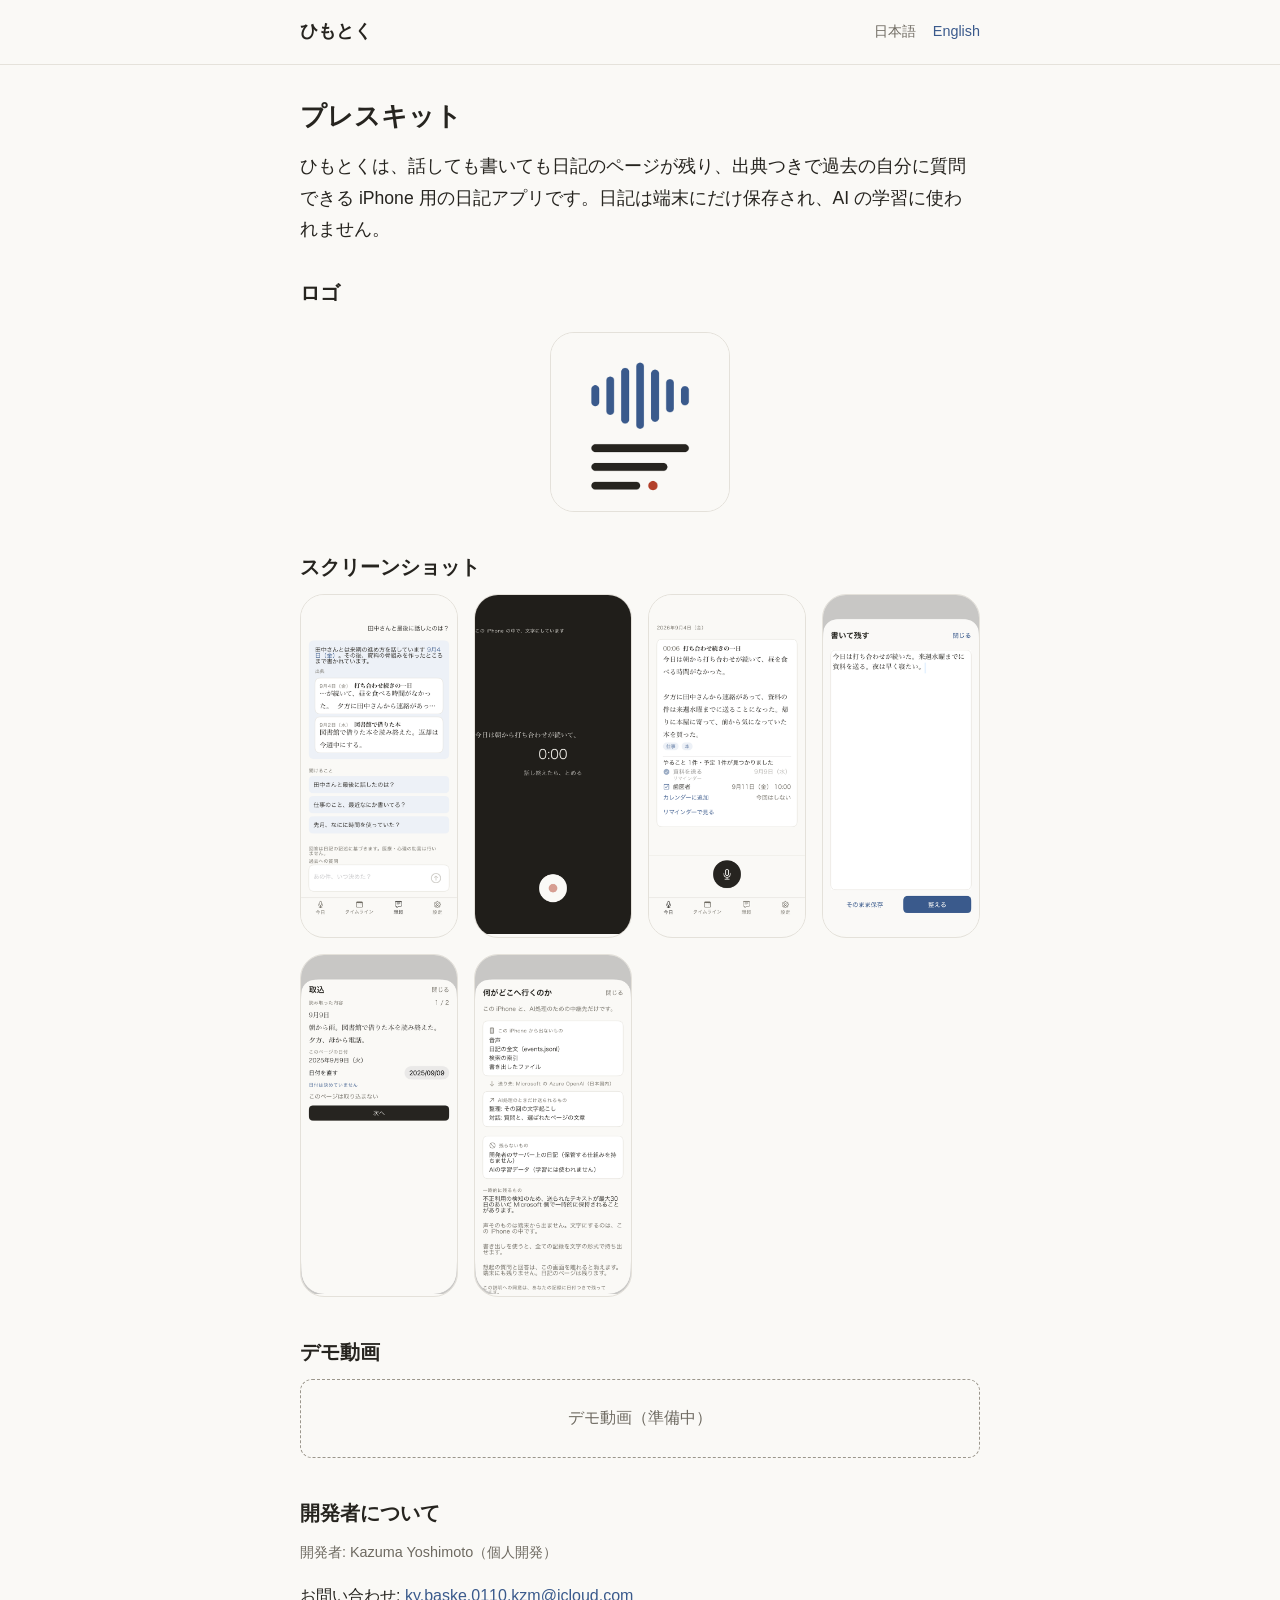
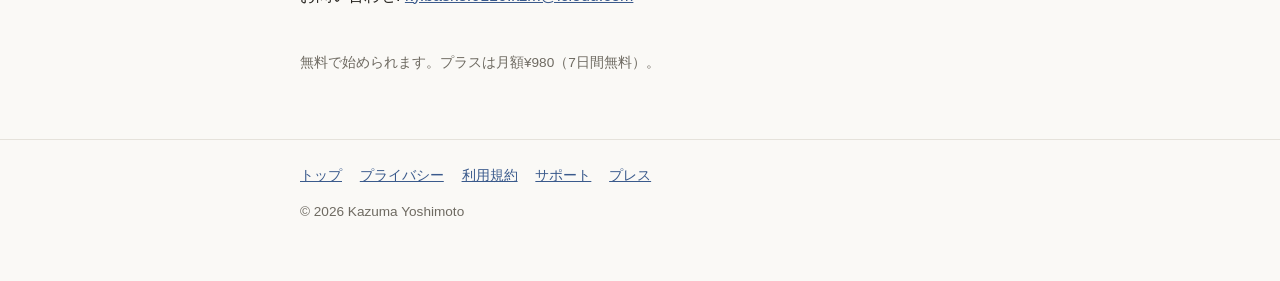
<file: press/index.html>
<!doctype html>
<html lang="ja">
<head>
<meta charset="utf-8">
<meta name="viewport" content="width=device-width, initial-scale=1">
<title>プレスキット - ひもとく</title>
<meta name="description" content="ひもとくのプレスキット。一文説明、ロゴ、スクリーンショット、開発者情報、お問い合わせ先をまとめています。">
<link rel="canonical" href="https://yoshimotokzm.github.io/himotoku/press/">
<link rel="alternate" hreflang="ja" href="https://yoshimotokzm.github.io/himotoku/press/">
<link rel="alternate" hreflang="en" href="https://yoshimotokzm.github.io/himotoku/en/press/">
<link rel="alternate" hreflang="x-default" href="https://yoshimotokzm.github.io/himotoku/press/">
<meta property="og:type" content="website">
<meta property="og:title" content="プレスキット - ひもとく">
<meta property="og:description" content="ひもとくのプレスキット。ロゴ・スクリーンショット・開発者情報。">
<meta property="og:url" content="https://yoshimotokzm.github.io/himotoku/press/">
<meta property="og:image" content="https://yoshimotokzm.github.io/himotoku/assets/icon-512.png">
<meta property="og:locale" content="ja_JP">
<link rel="icon" href="../assets/icon-512.png">
<link rel="stylesheet" href="../assets/style.css">
</head>
<body>
<header class="site-header">
  <div class="wrap">
    <a class="brand" href="../">ひもとく</a>
    <nav class="lang-switch">
      <a href="./" class="current">日本語</a>
      <a href="../en/press/">English</a>
    </nav>
  </div>
</header>

<main>
  <div class="wrap">
    <h1>プレスキット</h1>
    <p class="lede">ひもとくは、話しても書いても日記のページが残り、出典つきで過去の自分に質問できる iPhone 用の日記アプリです。日記は端末にだけ保存され、AI の学習に使われません。</p>

    <section>
      <h2>ロゴ</h2>
      <div class="shot" style="max-width:180px; aspect-ratio:1/1;">
        <img src="../assets/icon-512.png" alt="ひもとく アプリアイコン" loading="lazy">
      </div>
    </section>

    <section>
      <h2>スクリーンショット</h2>
      <div class="press-shots">
      <figure class="shot">
        <img src="../assets/shot-1-chat-answer.png" alt="出典つきの回答カードの画面" loading="lazy">
        <figcaption>過去の自分に、聞ける</figcaption>
      </figure>
      <figure class="shot">
        <img src="../assets/shot-2-recording.png" alt="録音中の画面" loading="lazy">
        <figcaption>90秒、話すだけ</figcaption>
      </figure>
      <figure class="shot">
        <img src="../assets/shot-3-registered.png" alt="やることが追加された確認カードの画面" loading="lazy">
        <figcaption>やることは、ワンタップで</figcaption>
      </figure>
      <figure class="shot">
        <img src="../assets/shot-4-text-entry.png" alt="書いて残すシートの画面" loading="lazy">
        <figcaption>話しても、書いても</figcaption>
      </figure>
      <figure class="shot">
        <img src="../assets/shot-4-capture.png" alt="紙の日記の取込画面" loading="lazy">
        <figcaption>紙の日記帳も、まるごと</figcaption>
      </figure>
      <figure class="shot">
        <img src="../assets/shot-5-privacy.png" alt="プライバシー説明の画面" loading="lazy">
        <figcaption>この iPhone の中だけ</figcaption>
      </figure>
      </div>
    </section>

    <section id="demo">
      <h2>デモ動画</h2>
      <div class="demo-box">デモ動画（準備中）</div>
    </section>

    <section>
      <h2>開発者について</h2>
      <p class="press-fact">開発者: Kazuma Yoshimoto（個人開発）</p>
      <p>お問い合わせ: <a href="mailto:ky.baske.0110.kzm@icloud.com">ky.baske.0110.kzm@icloud.com</a></p>
    </section>

    <p class="disclaimer">無料で始められます。プラスは月額¥980（7日間無料）。</p>
  </div>
</main>

<footer class="site-footer">
  <div class="wrap">
    <nav>
      <a href="../">トップ</a>
      <a href="../privacy/">プライバシー</a>
      <a href="../terms/">利用規約</a>
      <a href="../support/">サポート</a>
      <a href="./">プレス</a>
    </nav>
    <p>&copy; 2026 Kazuma Yoshimoto</p>
  </div>
</footer>
</body>
</html>
</file>
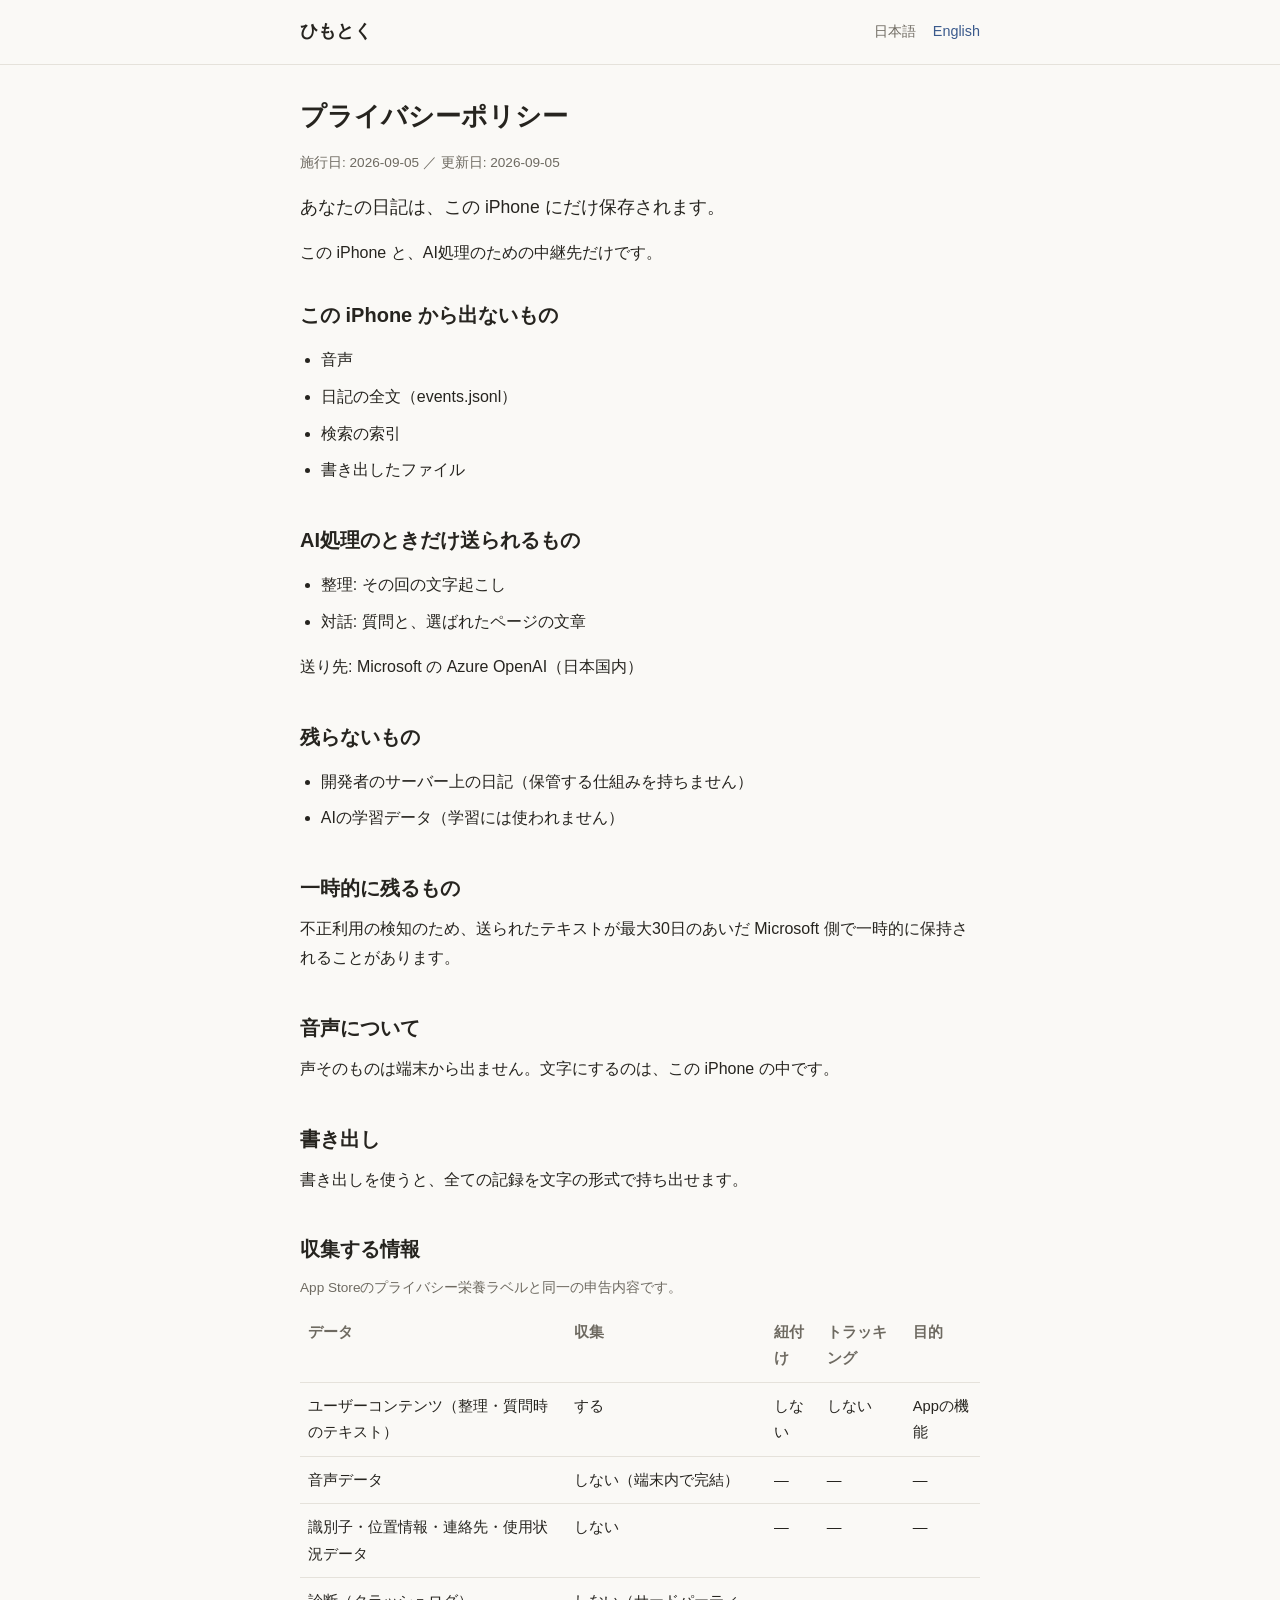
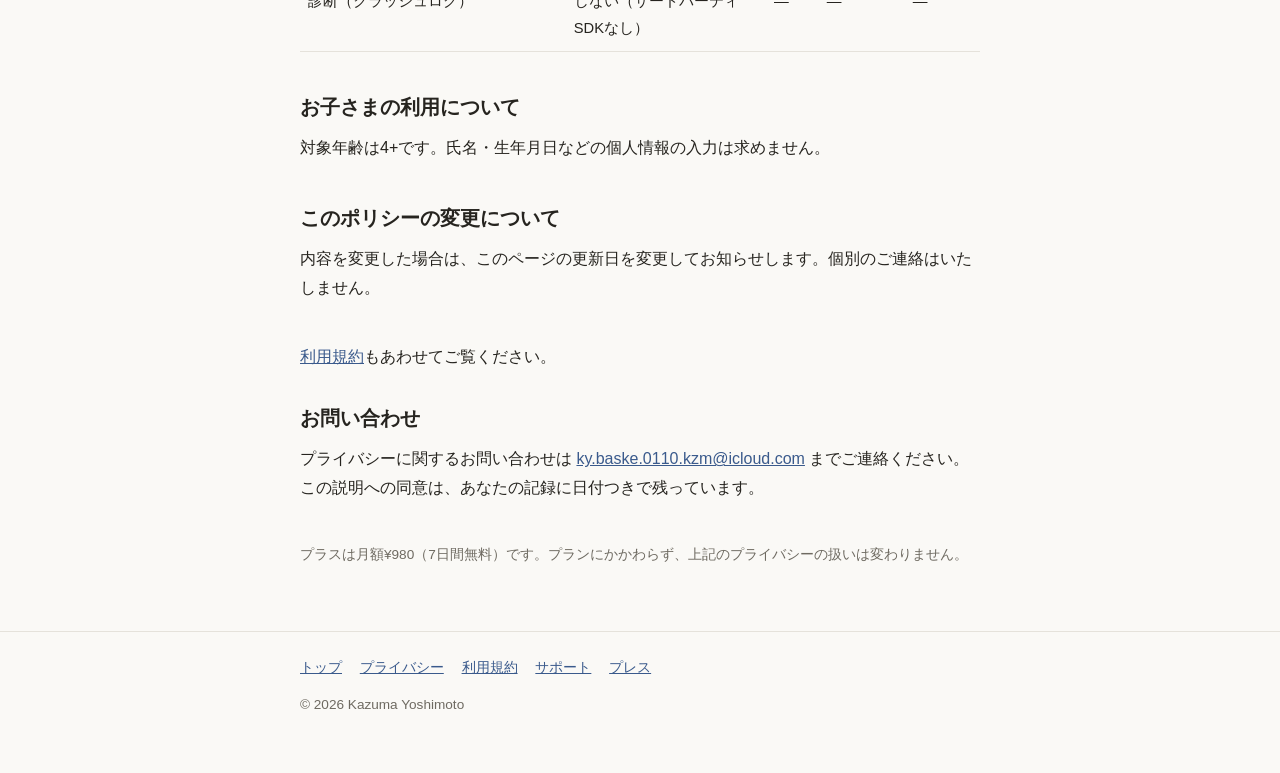
<file: privacy/index.html>
<!doctype html>
<html lang="ja">
<head>
<meta charset="utf-8">
<meta name="viewport" content="width=device-width, initial-scale=1">
<title>プライバシーポリシー - ひもとく</title>
<meta name="description" content="ひもとくのプライバシーポリシー。日記はこのiPhoneにだけ保存され、AIの学習には使われません。何がどこへ送られるか、保持期間、連絡先をまとめています。">
<link rel="canonical" href="https://yoshimotokzm.github.io/himotoku/privacy/">
<link rel="alternate" hreflang="ja" href="https://yoshimotokzm.github.io/himotoku/privacy/">
<link rel="alternate" hreflang="en" href="https://yoshimotokzm.github.io/himotoku/en/privacy/">
<link rel="alternate" hreflang="x-default" href="https://yoshimotokzm.github.io/himotoku/privacy/">
<meta property="og:type" content="website">
<meta property="og:title" content="プライバシーポリシー - ひもとく">
<meta property="og:description" content="日記はこのiPhoneにだけ保存され、AIの学習には使われません。">
<meta property="og:url" content="https://yoshimotokzm.github.io/himotoku/privacy/">
<meta property="og:image" content="https://yoshimotokzm.github.io/himotoku/assets/shot-5-privacy.png">
<meta property="og:locale" content="ja_JP">
<link rel="icon" href="../assets/icon-512.png">
<link rel="stylesheet" href="../assets/style.css">
</head>
<body>
<header class="site-header">
  <div class="wrap">
    <a class="brand" href="../">ひもとく</a>
    <nav class="lang-switch">
      <a href="./" class="current">日本語</a>
      <a href="../en/privacy/">English</a>
    </nav>
  </div>
</header>

<main>
  <div class="wrap">
    <h1>プライバシーポリシー</h1>
    <p class="disclaimer">施行日: 2026-09-05 ／ 更新日: 2026-09-05</p>

    <p class="lede">あなたの日記は、この iPhone にだけ保存されます。</p>
    <p>この iPhone と、AI処理のための中継先だけです。</p>

    <section>
      <h2>この iPhone から出ないもの</h2>
      <ul>
        <li>音声</li>
        <li>日記の全文（events.jsonl）</li>
        <li>検索の索引</li>
        <li>書き出したファイル</li>
      </ul>
    </section>

    <section>
      <h2>AI処理のときだけ送られるもの</h2>
      <ul>
        <li>整理: その回の文字起こし</li>
        <li>対話: 質問と、選ばれたページの文章</li>
      </ul>
      <p>送り先: Microsoft の Azure OpenAI（日本国内）</p>
    </section>

    <section>
      <h2>残らないもの</h2>
      <ul>
        <li>開発者のサーバー上の日記（保管する仕組みを持ちません）</li>
        <li>AIの学習データ（学習には使われません）</li>
      </ul>
    </section>

    <section>
      <h2>一時的に残るもの</h2>
      <p>不正利用の検知のため、送られたテキストが最大30日のあいだ Microsoft 側で一時的に保持されることがあります。</p>
    </section>

    <section>
      <h2>音声について</h2>
      <p>声そのものは端末から出ません。文字にするのは、この iPhone の中です。</p>
    </section>

    <section>
      <h2>書き出し</h2>
      <p>書き出しを使うと、全ての記録を文字の形式で持ち出せます。</p>
    </section>

    <section>
      <h2>収集する情報</h2>
      <div class="table-scroll">
        <table>
          <caption>App Storeのプライバシー栄養ラベルと同一の申告内容です。</caption>
          <thead>
            <tr><th>データ</th><th>収集</th><th>紐付け</th><th>トラッキング</th><th>目的</th></tr>
          </thead>
          <tbody>
            <tr><td>ユーザーコンテンツ（整理・質問時のテキスト）</td><td>する</td><td>しない</td><td>しない</td><td>Appの機能</td></tr>
            <tr><td>音声データ</td><td>しない（端末内で完結）</td><td>—</td><td>—</td><td>—</td></tr>
            <tr><td>識別子・位置情報・連絡先・使用状況データ</td><td>しない</td><td>—</td><td>—</td><td>—</td></tr>
            <tr><td>診断（クラッシュログ）</td><td>しない（サードパーティSDKなし）</td><td>—</td><td>—</td><td>—</td></tr>
          </tbody>
        </table>
      </div>
    </section>

    <section>
      <h2>お子さまの利用について</h2>
      <p>対象年齢は4+です。氏名・生年月日などの個人情報の入力は求めません。</p>
    </section>

    <section>
      <h2>このポリシーの変更について</h2>
      <p>内容を変更した場合は、このページの更新日を変更してお知らせします。個別のご連絡はいたしません。</p>
    </section>

    <p><a href="../terms/">利用規約</a>もあわせてご覧ください。</p>

    <section>
      <h2>お問い合わせ</h2>
      <p>プライバシーに関するお問い合わせは <a href="mailto:ky.baske.0110.kzm@icloud.com">ky.baske.0110.kzm@icloud.com</a> までご連絡ください。この説明への同意は、あなたの記録に日付つきで残っています。</p>
    </section>

    <p class="disclaimer">プラスは月額¥980（7日間無料）です。プランにかかわらず、上記のプライバシーの扱いは変わりません。</p>
  </div>
</main>

<footer class="site-footer">
  <div class="wrap">
    <nav>
      <a href="../">トップ</a>
      <a href="./">プライバシー</a>
      <a href="../terms/">利用規約</a>
      <a href="../support/">サポート</a>
      <a href="../press/">プレス</a>
    </nav>
    <p>&copy; 2026 Kazuma Yoshimoto</p>
  </div>
</footer>
</body>
</html>
</file>
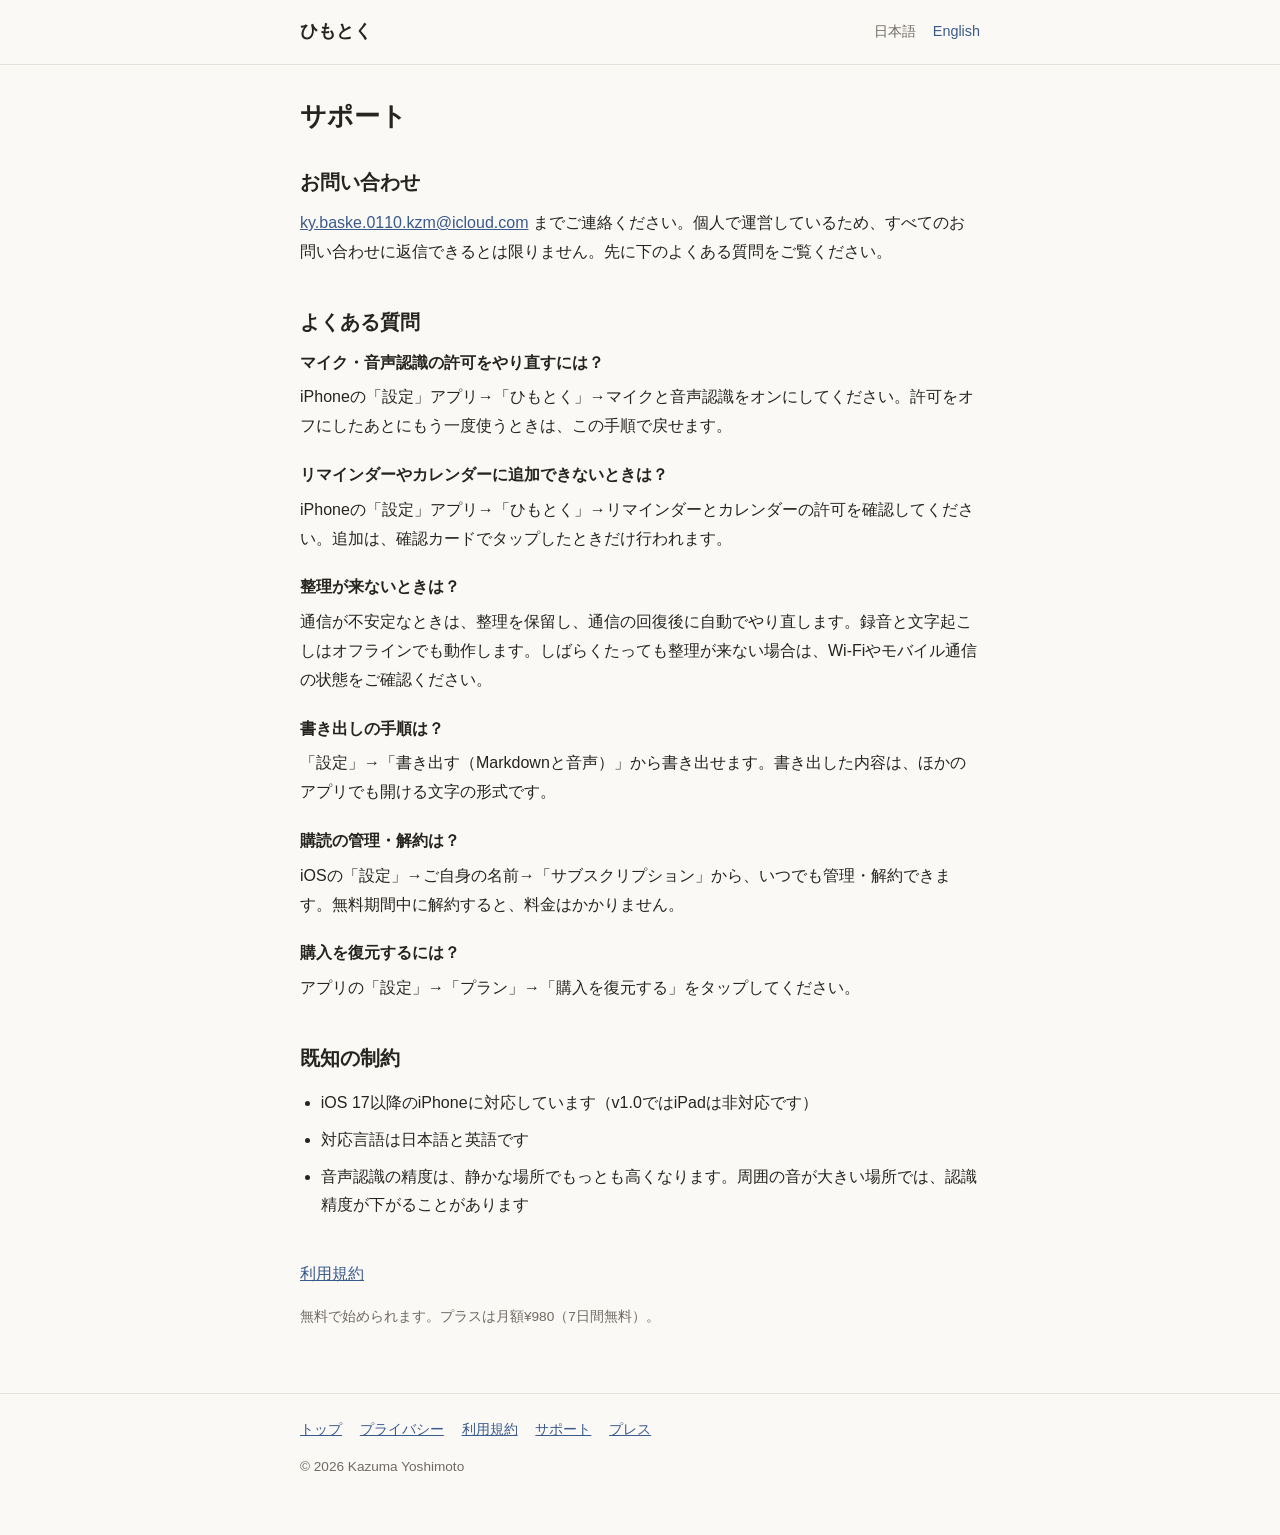
<file: support/index.html>
<!doctype html>
<html lang="ja">
<head>
<meta charset="utf-8">
<meta name="viewport" content="width=device-width, initial-scale=1">
<title>サポート - ひもとく</title>
<meta name="description" content="ひもとくのサポートページ。許可の設定、リマインダー・カレンダー連携、書き出し、購読の管理と解約、既知の制約についてまとめています。">
<link rel="canonical" href="https://yoshimotokzm.github.io/himotoku/support/">
<link rel="alternate" hreflang="ja" href="https://yoshimotokzm.github.io/himotoku/support/">
<link rel="alternate" hreflang="en" href="https://yoshimotokzm.github.io/himotoku/en/support/">
<link rel="alternate" hreflang="x-default" href="https://yoshimotokzm.github.io/himotoku/support/">
<meta property="og:type" content="website">
<meta property="og:title" content="サポート - ひもとく">
<meta property="og:description" content="ひもとくのサポートページ。よくある質問と既知の制約、お問い合わせ先。">
<meta property="og:url" content="https://yoshimotokzm.github.io/himotoku/support/">
<meta property="og:image" content="https://yoshimotokzm.github.io/himotoku/assets/shot-1-chat-answer.png">
<meta property="og:locale" content="ja_JP">
<link rel="icon" href="../assets/icon-512.png">
<link rel="stylesheet" href="../assets/style.css">
</head>
<body>
<header class="site-header">
  <div class="wrap">
    <a class="brand" href="../">ひもとく</a>
    <nav class="lang-switch">
      <a href="./" class="current">日本語</a>
      <a href="../en/support/">English</a>
    </nav>
  </div>
</header>

<main>
  <div class="wrap">
    <h1>サポート</h1>

    <section>
      <h2>お問い合わせ</h2>
      <p><a href="mailto:ky.baske.0110.kzm@icloud.com">ky.baske.0110.kzm@icloud.com</a> までご連絡ください。個人で運営しているため、すべてのお問い合わせに返信できるとは限りません。先に下のよくある質問をご覧ください。</p>
    </section>

    <section>
      <h2>よくある質問</h2>

      <div class="faq-item">
        <p class="faq-q">マイク・音声認識の許可をやり直すには？</p>
        <p class="faq-a">iPhoneの「設定」アプリ→「ひもとく」→マイクと音声認識をオンにしてください。許可をオフにしたあとにもう一度使うときは、この手順で戻せます。</p>
      </div>

      <div class="faq-item">
        <p class="faq-q">リマインダーやカレンダーに追加できないときは？</p>
        <p class="faq-a">iPhoneの「設定」アプリ→「ひもとく」→リマインダーとカレンダーの許可を確認してください。追加は、確認カードでタップしたときだけ行われます。</p>
      </div>

      <div class="faq-item">
        <p class="faq-q">整理が来ないときは？</p>
        <p class="faq-a">通信が不安定なときは、整理を保留し、通信の回復後に自動でやり直します。録音と文字起こしはオフラインでも動作します。しばらくたっても整理が来ない場合は、Wi-Fiやモバイル通信の状態をご確認ください。</p>
      </div>

      <div class="faq-item">
        <p class="faq-q">書き出しの手順は？</p>
        <p class="faq-a">「設定」→「書き出す（Markdownと音声）」から書き出せます。書き出した内容は、ほかのアプリでも開ける文字の形式です。</p>
      </div>

      <div class="faq-item">
        <p class="faq-q">購読の管理・解約は？</p>
        <p class="faq-a">iOSの「設定」→ご自身の名前→「サブスクリプション」から、いつでも管理・解約できます。無料期間中に解約すると、料金はかかりません。</p>
      </div>

      <div class="faq-item">
        <p class="faq-q">購入を復元するには？</p>
        <p class="faq-a">アプリの「設定」→「プラン」→「購入を復元する」をタップしてください。</p>
      </div>
    </section>

    <section>
      <h2>既知の制約</h2>
      <ul>
        <li>iOS 17以降のiPhoneに対応しています（v1.0ではiPadは非対応です）</li>
        <li>対応言語は日本語と英語です</li>
        <li>音声認識の精度は、静かな場所でもっとも高くなります。周囲の音が大きい場所では、認識精度が下がることがあります</li>
      </ul>
    </section>

    <p><a href="../terms/">利用規約</a></p>

    <p class="disclaimer">無料で始められます。プラスは月額¥980（7日間無料）。</p>
  </div>
</main>

<footer class="site-footer">
  <div class="wrap">
    <nav>
      <a href="../">トップ</a>
      <a href="../privacy/">プライバシー</a>
      <a href="../terms/">利用規約</a>
      <a href="./">サポート</a>
      <a href="../press/">プレス</a>
    </nav>
    <p>&copy; 2026 Kazuma Yoshimoto</p>
  </div>
</footer>
</body>
</html>
</file>
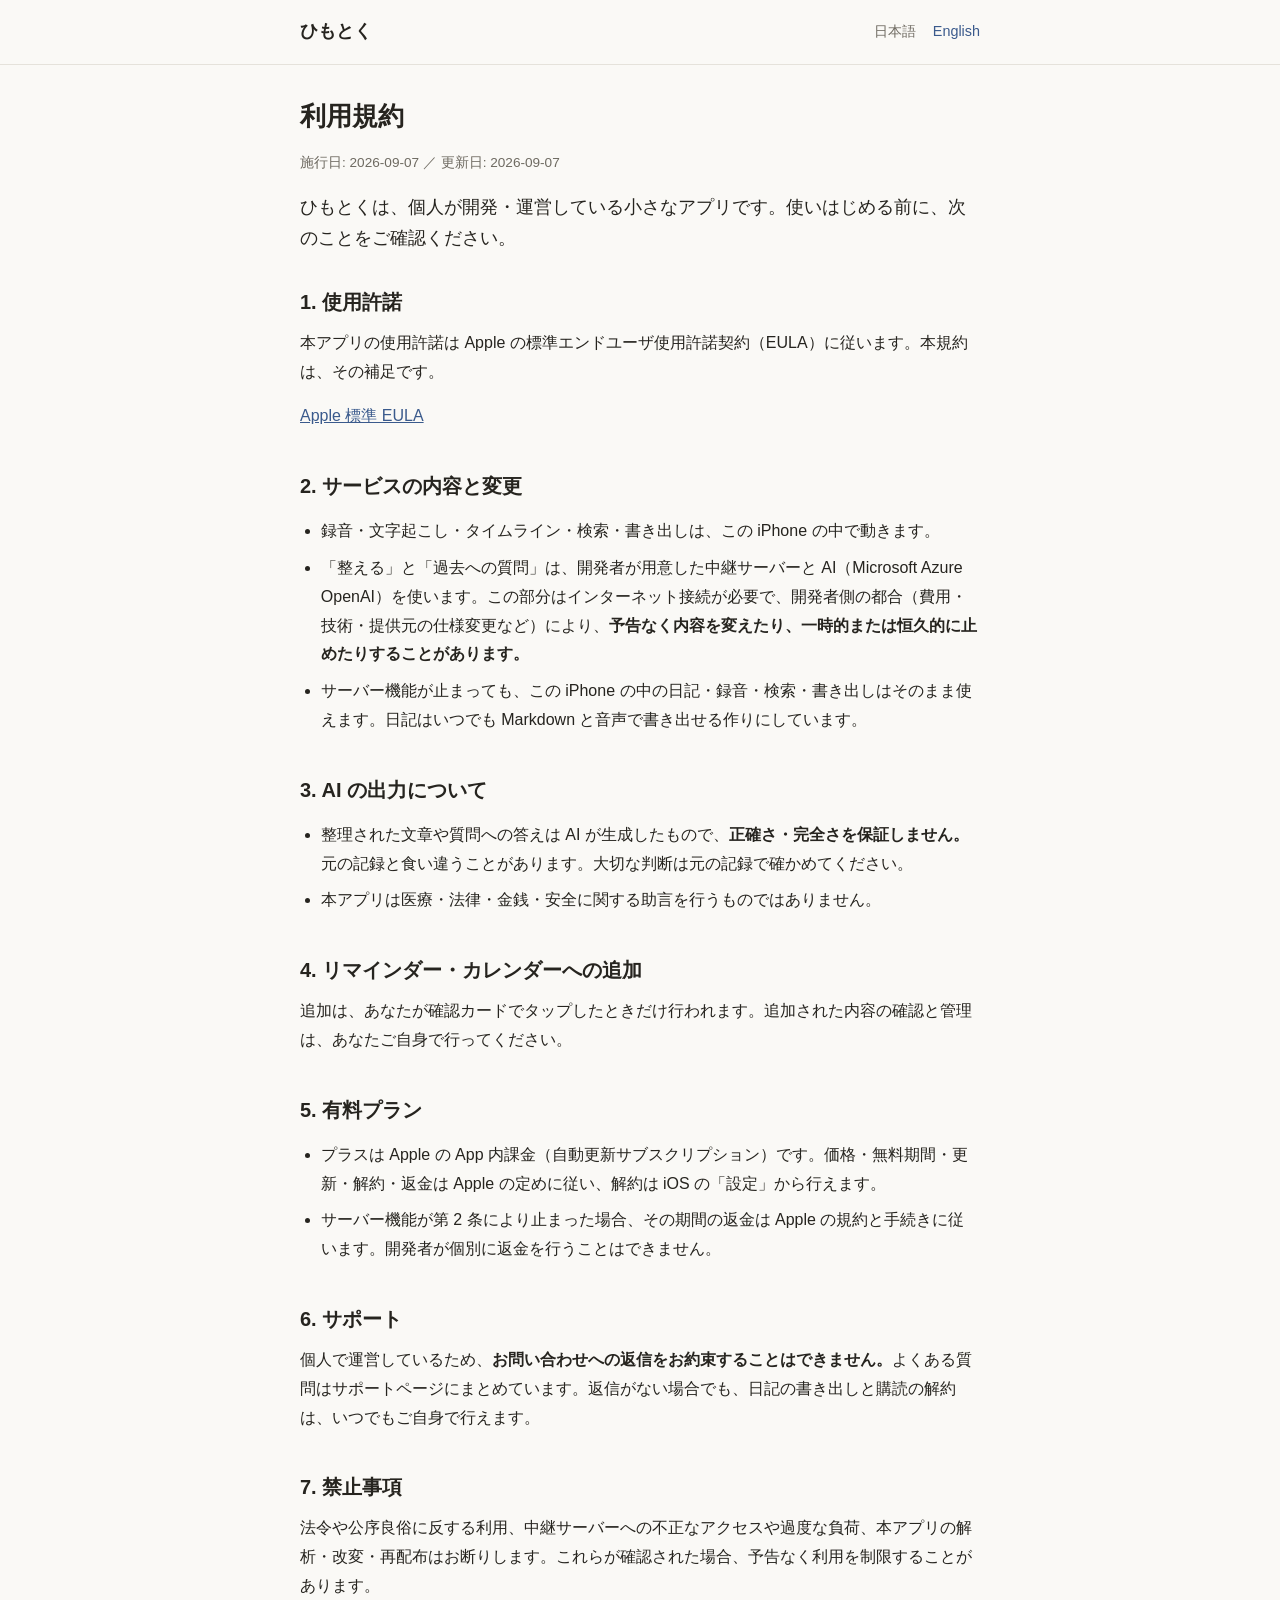
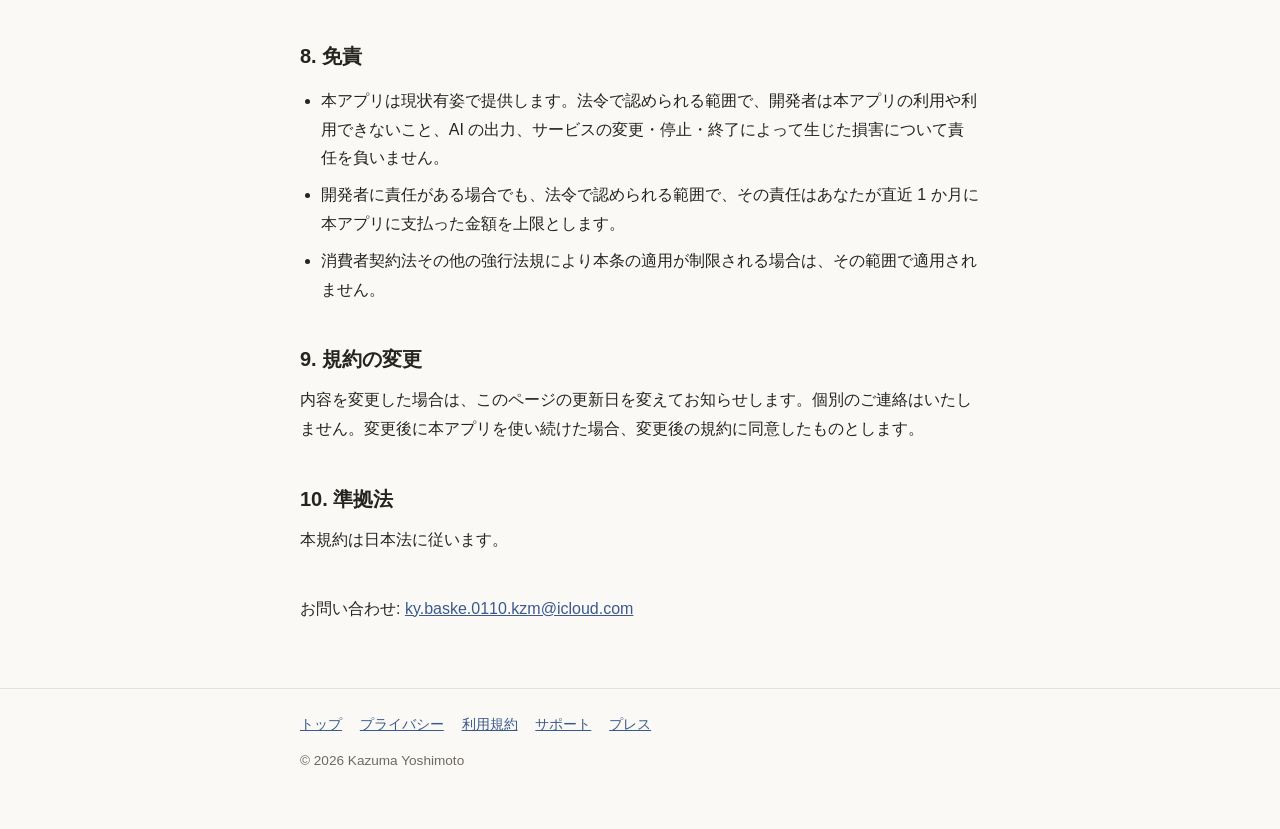
<file: terms/index.html>
<!doctype html>
<html lang="ja">
<head>
<meta charset="utf-8">
<meta name="viewport" content="width=device-width, initial-scale=1">
<title>利用規約 - ひもとく</title>
<meta name="description" content="ひもとくの利用規約。Appleの標準EULAを補足する内容で、サーバー機能の変更、AIの出力、有料プラン、免責事項などをまとめています。">
<link rel="canonical" href="https://yoshimotokzm.github.io/himotoku/terms/">
<link rel="alternate" hreflang="ja" href="https://yoshimotokzm.github.io/himotoku/terms/">
<link rel="alternate" hreflang="en" href="https://yoshimotokzm.github.io/himotoku/en/terms/">
<link rel="alternate" hreflang="x-default" href="https://yoshimotokzm.github.io/himotoku/terms/">
<meta property="og:type" content="website">
<meta property="og:title" content="利用規約 - ひもとく">
<meta property="og:description" content="Appleの標準EULAを補足する、ひもとくの利用規約です。">
<meta property="og:url" content="https://yoshimotokzm.github.io/himotoku/terms/">
<meta property="og:image" content="https://yoshimotokzm.github.io/himotoku/assets/icon-512.png">
<meta property="og:locale" content="ja_JP">
<link rel="icon" href="../assets/icon-512.png">
<link rel="stylesheet" href="../assets/style.css">
</head>
<body>
<header class="site-header">
  <div class="wrap">
    <a class="brand" href="../">ひもとく</a>
    <nav class="lang-switch">
      <a href="./" class="current">日本語</a>
      <a href="../en/terms/">English</a>
    </nav>
  </div>
</header>

<main>
  <div class="wrap">
    <h1>利用規約</h1>
    <p class="disclaimer">施行日: 2026-09-07 ／ 更新日: 2026-09-07</p>

    <p class="lede">ひもとくは、個人が開発・運営している小さなアプリです。使いはじめる前に、次のことをご確認ください。</p>

    <section>
      <h2>1. 使用許諾</h2>
      <p>本アプリの使用許諾は Apple の標準エンドユーザ使用許諾契約（EULA）に従います。本規約は、その補足です。</p>
      <p><a href="https://www.apple.com/legal/internet-services/itunes/dev/stdeula/">Apple 標準 EULA</a></p>
    </section>

    <section>
      <h2>2. サービスの内容と変更</h2>
      <ul>
        <li>録音・文字起こし・タイムライン・検索・書き出しは、この iPhone の中で動きます。</li>
        <li>「整える」と「過去への質問」は、開発者が用意した中継サーバーと AI（Microsoft Azure OpenAI）を使います。この部分はインターネット接続が必要で、開発者側の都合（費用・技術・提供元の仕様変更など）により、<strong>予告なく内容を変えたり、一時的または恒久的に止めたりすることがあります。</strong></li>
        <li>サーバー機能が止まっても、この iPhone の中の日記・録音・検索・書き出しはそのまま使えます。日記はいつでも Markdown と音声で書き出せる作りにしています。</li>
      </ul>
    </section>

    <section>
      <h2>3. AI の出力について</h2>
      <ul>
        <li>整理された文章や質問への答えは AI が生成したもので、<strong>正確さ・完全さを保証しません。</strong>元の記録と食い違うことがあります。大切な判断は元の記録で確かめてください。</li>
        <li>本アプリは医療・法律・金銭・安全に関する助言を行うものではありません。</li>
      </ul>
    </section>

    <section>
      <h2>4. リマインダー・カレンダーへの追加</h2>
      <p>追加は、あなたが確認カードでタップしたときだけ行われます。追加された内容の確認と管理は、あなたご自身で行ってください。</p>
    </section>

    <section>
      <h2>5. 有料プラン</h2>
      <ul>
        <li>プラスは Apple の App 内課金（自動更新サブスクリプション）です。価格・無料期間・更新・解約・返金は Apple の定めに従い、解約は iOS の「設定」から行えます。</li>
        <li>サーバー機能が第 2 条により止まった場合、その期間の返金は Apple の規約と手続きに従います。開発者が個別に返金を行うことはできません。</li>
      </ul>
    </section>

    <section>
      <h2>6. サポート</h2>
      <p>個人で運営しているため、<strong>お問い合わせへの返信をお約束することはできません。</strong>よくある質問はサポートページにまとめています。返信がない場合でも、日記の書き出しと購読の解約は、いつでもご自身で行えます。</p>
    </section>

    <section>
      <h2>7. 禁止事項</h2>
      <p>法令や公序良俗に反する利用、中継サーバーへの不正なアクセスや過度な負荷、本アプリの解析・改変・再配布はお断りします。これらが確認された場合、予告なく利用を制限することがあります。</p>
    </section>

    <section>
      <h2>8. 免責</h2>
      <ul>
        <li>本アプリは現状有姿で提供します。法令で認められる範囲で、開発者は本アプリの利用や利用できないこと、AI の出力、サービスの変更・停止・終了によって生じた損害について責任を負いません。</li>
        <li>開発者に責任がある場合でも、法令で認められる範囲で、その責任はあなたが直近 1 か月に本アプリに支払った金額を上限とします。</li>
        <li>消費者契約法その他の強行法規により本条の適用が制限される場合は、その範囲で適用されません。</li>
      </ul>
    </section>

    <section>
      <h2>9. 規約の変更</h2>
      <p>内容を変更した場合は、このページの更新日を変えてお知らせします。個別のご連絡はいたしません。変更後に本アプリを使い続けた場合、変更後の規約に同意したものとします。</p>
    </section>

    <section>
      <h2>10. 準拠法</h2>
      <p>本規約は日本法に従います。</p>
    </section>

    <p>お問い合わせ: <a href="mailto:ky.baske.0110.kzm@icloud.com">ky.baske.0110.kzm@icloud.com</a></p>
  </div>
</main>

<footer class="site-footer">
  <div class="wrap">
    <nav>
      <a href="../">トップ</a>
      <a href="../privacy/">プライバシー</a>
      <a href="./">利用規約</a>
      <a href="../support/">サポート</a>
      <a href="../press/">プレス</a>
    </nav>
    <p>&copy; 2026 Kazuma Yoshimoto</p>
  </div>
</footer>
</body>
</html>
</file>
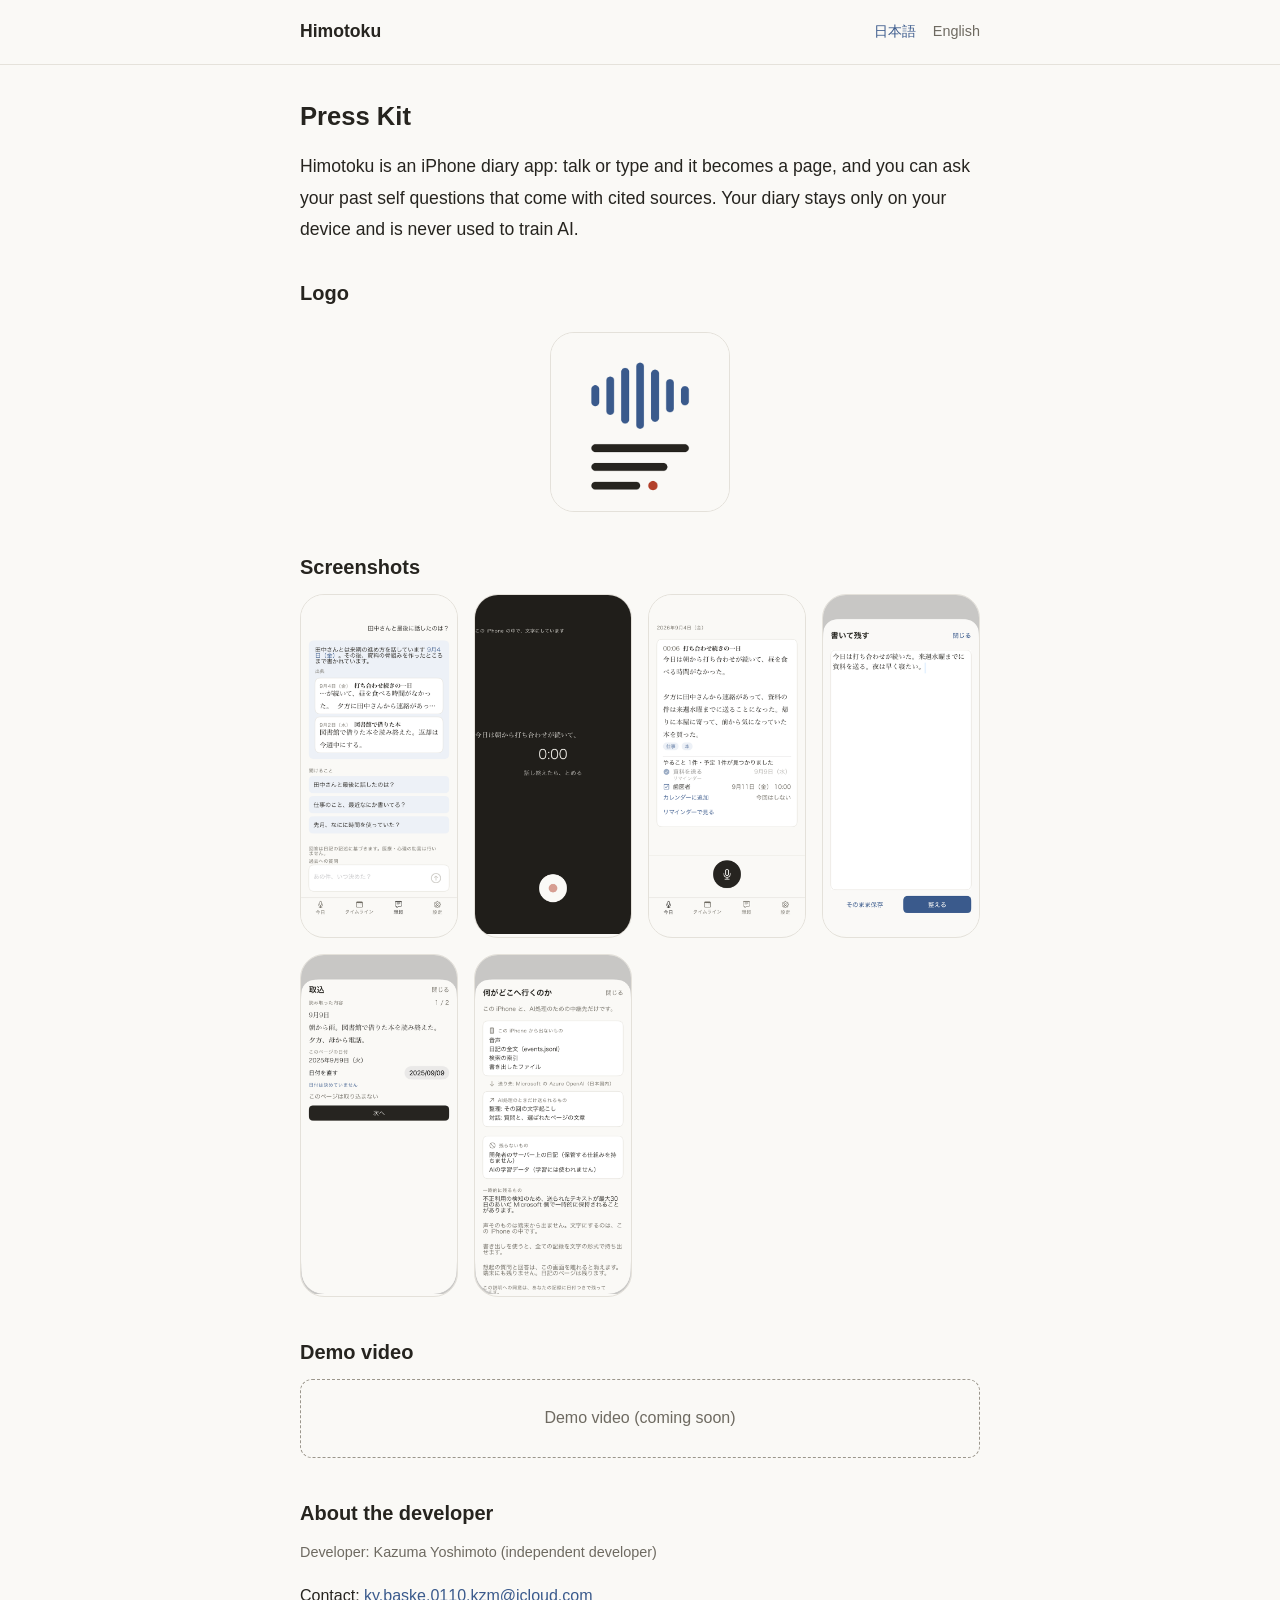
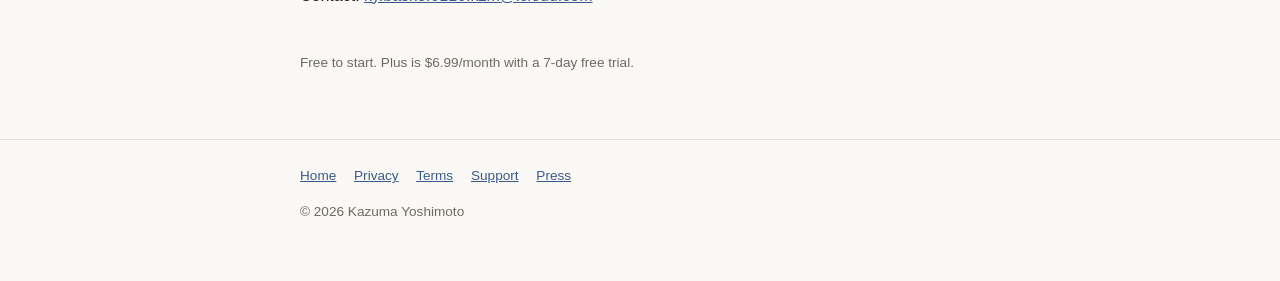
<file: en/press/index.html>
<!doctype html>
<html lang="en">
<head>
<meta charset="utf-8">
<meta name="viewport" content="width=device-width, initial-scale=1">
<title>Press Kit - Himotoku</title>
<meta name="description" content="Himotoku press kit: one-sentence description, logo, screenshots, developer info, and contact.">
<link rel="canonical" href="https://yoshimotokzm.github.io/himotoku/en/press/">
<link rel="alternate" hreflang="ja" href="https://yoshimotokzm.github.io/himotoku/press/">
<link rel="alternate" hreflang="en" href="https://yoshimotokzm.github.io/himotoku/en/press/">
<link rel="alternate" hreflang="x-default" href="https://yoshimotokzm.github.io/himotoku/press/">
<meta property="og:type" content="website">
<meta property="og:title" content="Press Kit - Himotoku">
<meta property="og:description" content="Logo, screenshots, and developer info.">
<meta property="og:url" content="https://yoshimotokzm.github.io/himotoku/en/press/">
<meta property="og:image" content="https://yoshimotokzm.github.io/himotoku/assets/icon-512.png">
<meta property="og:locale" content="en_US">
<link rel="icon" href="../../assets/icon-512.png">
<link rel="stylesheet" href="../../assets/style.css">
</head>
<body>
<header class="site-header">
  <div class="wrap">
    <a class="brand" href="../">Himotoku</a>
    <nav class="lang-switch">
      <a href="../../press/">日本語</a>
      <a href="./" class="current">English</a>
    </nav>
  </div>
</header>

<main>
  <div class="wrap">
    <h1>Press Kit</h1>
    <p class="lede">Himotoku is an iPhone diary app: talk or type and it becomes a page, and you can ask your past self questions that come with cited sources. Your diary stays only on your device and is never used to train AI.</p>

    <section>
      <h2>Logo</h2>
      <div class="shot" style="max-width:180px; aspect-ratio:1/1;">
        <img src="../../assets/icon-512.png" alt="Himotoku app icon" loading="lazy">
      </div>
    </section>

    <section>
      <h2>Screenshots</h2>
      <div class="press-shots">
      <figure class="shot">
        <img src="../../assets/shot-1-chat-answer.png" alt="An answer card with a cited source" loading="lazy">
        <figcaption>Ask your past self</figcaption>
      </figure>
      <figure class="shot">
        <img src="../../assets/shot-2-recording.png" alt="Recording screen" loading="lazy">
        <figcaption>Talk for 90 seconds</figcaption>
      </figure>
      <figure class="shot">
        <img src="../../assets/shot-3-registered.png" alt="Confirmation card after adding a to-do" loading="lazy">
        <figcaption>To-dos with one tap</figcaption>
      </figure>
      <figure class="shot">
        <img src="../../assets/shot-4-text-entry.png" alt="Write-it-down sheet" loading="lazy">
        <figcaption>Talk or type</figcaption>
      </figure>
      <figure class="shot">
        <img src="../../assets/shot-4-capture.png" alt="Paper diary import screen" loading="lazy">
        <figcaption>Bring in paper diaries</figcaption>
      </figure>
      <figure class="shot">
        <img src="../../assets/shot-5-privacy.png" alt="Privacy explanation screen" loading="lazy">
        <figcaption>Stays on this iPhone</figcaption>
      </figure>
      </div>
    </section>

    <section id="demo">
      <h2>Demo video</h2>
      <div class="demo-box">Demo video (coming soon)</div>
    </section>

    <section>
      <h2>About the developer</h2>
      <p class="press-fact">Developer: Kazuma Yoshimoto (independent developer)</p>
      <p>Contact: <a href="mailto:ky.baske.0110.kzm@icloud.com">ky.baske.0110.kzm@icloud.com</a></p>
    </section>

    <p class="disclaimer">Free to start. Plus is $6.99/month with a 7-day free trial.</p>
  </div>
</main>

<footer class="site-footer">
  <div class="wrap">
    <nav>
      <a href="../">Home</a>
      <a href="../privacy/">Privacy</a>
      <a href="../terms/">Terms</a>
      <a href="../support/">Support</a>
      <a href="./">Press</a>
    </nav>
    <p>&copy; 2026 Kazuma Yoshimoto</p>
  </div>
</footer>
</body>
</html>
</file>
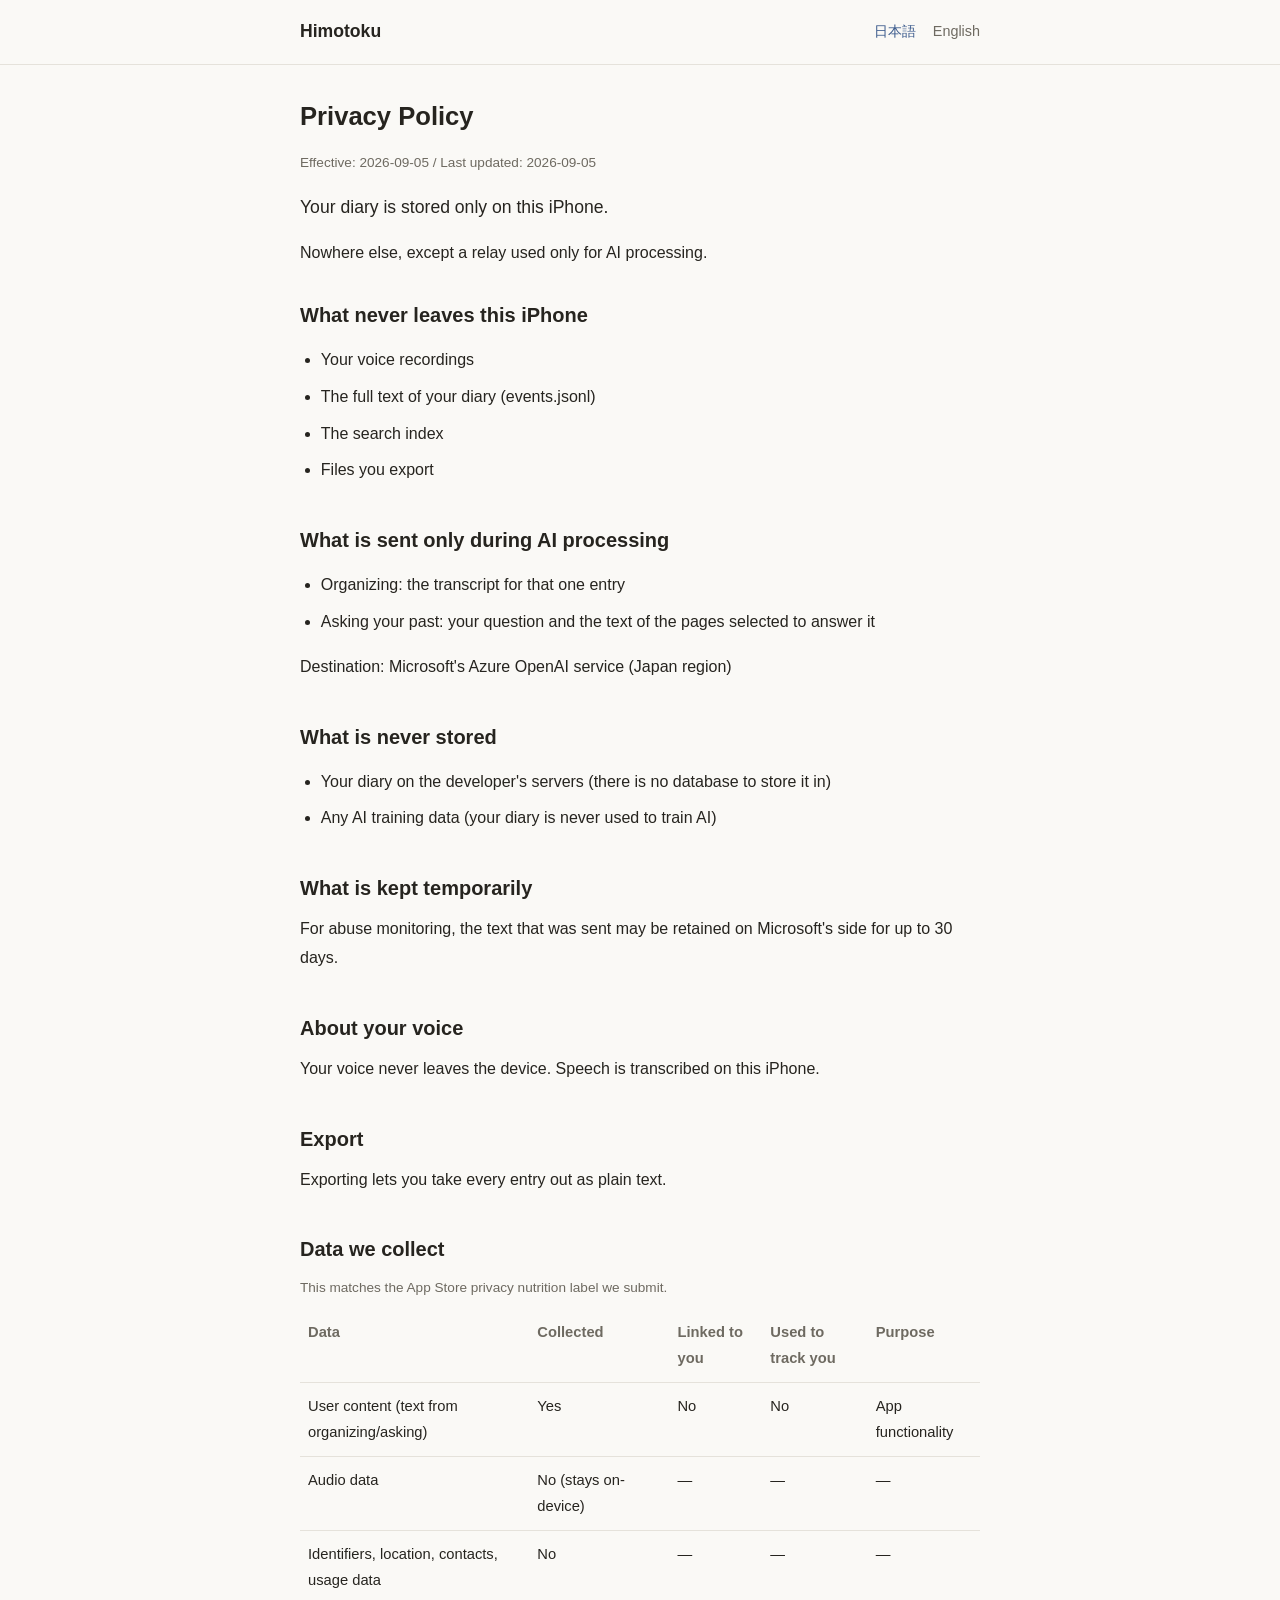
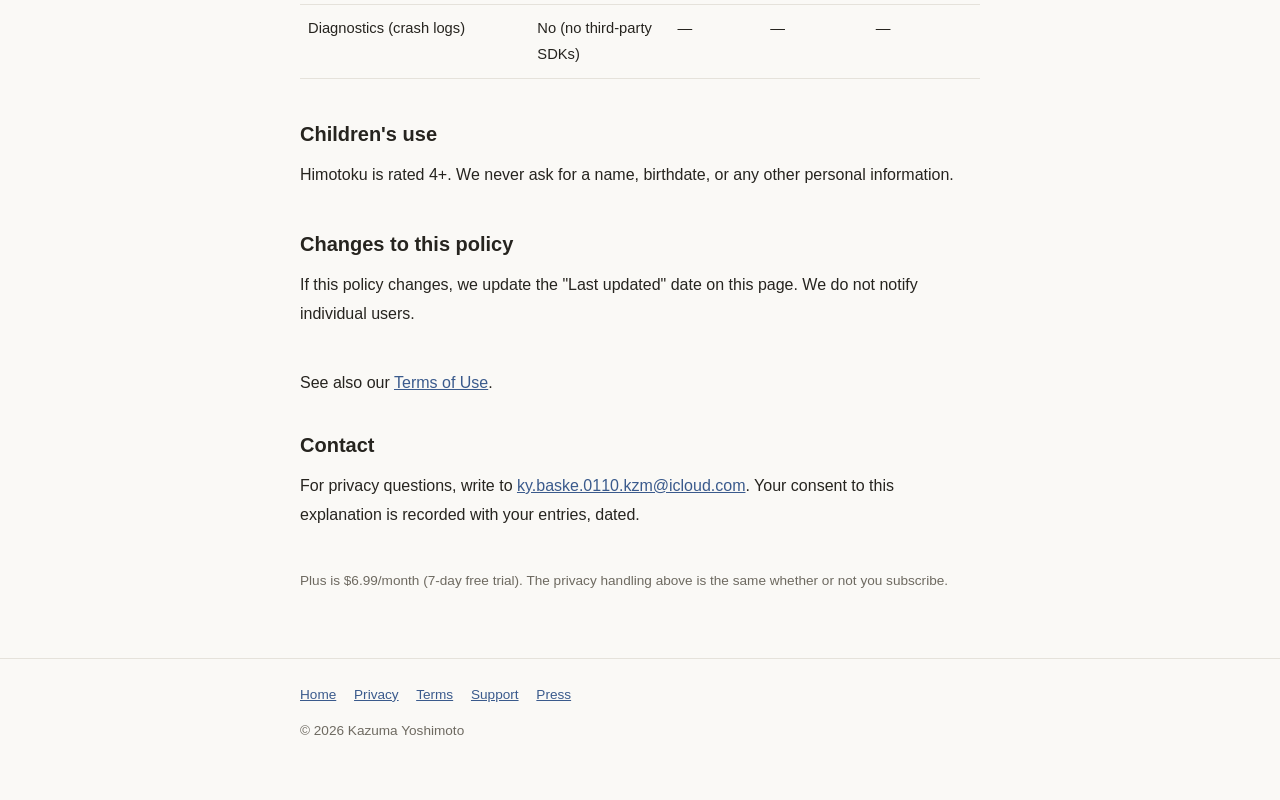
<file: en/privacy/index.html>
<!doctype html>
<html lang="en">
<head>
<meta charset="utf-8">
<meta name="viewport" content="width=device-width, initial-scale=1">
<title>Privacy Policy - Himotoku</title>
<meta name="description" content="Himotoku's privacy policy. Your diary stays only on this iPhone and is never used to train AI. What is sent where, how long it's kept, and how to reach us.">
<link rel="canonical" href="https://yoshimotokzm.github.io/himotoku/en/privacy/">
<link rel="alternate" hreflang="ja" href="https://yoshimotokzm.github.io/himotoku/privacy/">
<link rel="alternate" hreflang="en" href="https://yoshimotokzm.github.io/himotoku/en/privacy/">
<link rel="alternate" hreflang="x-default" href="https://yoshimotokzm.github.io/himotoku/privacy/">
<meta property="og:type" content="website">
<meta property="og:title" content="Privacy Policy - Himotoku">
<meta property="og:description" content="Your diary stays only on this iPhone and is never used to train AI.">
<meta property="og:url" content="https://yoshimotokzm.github.io/himotoku/en/privacy/">
<meta property="og:image" content="https://yoshimotokzm.github.io/himotoku/assets/shot-5-privacy.png">
<meta property="og:locale" content="en_US">
<link rel="icon" href="../../assets/icon-512.png">
<link rel="stylesheet" href="../../assets/style.css">
</head>
<body>
<header class="site-header">
  <div class="wrap">
    <a class="brand" href="../">Himotoku</a>
    <nav class="lang-switch">
      <a href="../../privacy/">日本語</a>
      <a href="./" class="current">English</a>
    </nav>
  </div>
</header>

<main>
  <div class="wrap">
    <h1>Privacy Policy</h1>
    <p class="disclaimer">Effective: 2026-09-05 / Last updated: 2026-09-05</p>

    <p class="lede">Your diary is stored only on this iPhone.</p>
    <p>Nowhere else, except a relay used only for AI processing.</p>

    <section>
      <h2>What never leaves this iPhone</h2>
      <ul>
        <li>Your voice recordings</li>
        <li>The full text of your diary (events.jsonl)</li>
        <li>The search index</li>
        <li>Files you export</li>
      </ul>
    </section>

    <section>
      <h2>What is sent only during AI processing</h2>
      <ul>
        <li>Organizing: the transcript for that one entry</li>
        <li>Asking your past: your question and the text of the pages selected to answer it</li>
      </ul>
      <p>Destination: Microsoft's Azure OpenAI service (Japan region)</p>
    </section>

    <section>
      <h2>What is never stored</h2>
      <ul>
        <li>Your diary on the developer's servers (there is no database to store it in)</li>
        <li>Any AI training data (your diary is never used to train AI)</li>
      </ul>
    </section>

    <section>
      <h2>What is kept temporarily</h2>
      <p>For abuse monitoring, the text that was sent may be retained on Microsoft's side for up to 30 days.</p>
    </section>

    <section>
      <h2>About your voice</h2>
      <p>Your voice never leaves the device. Speech is transcribed on this iPhone.</p>
    </section>

    <section>
      <h2>Export</h2>
      <p>Exporting lets you take every entry out as plain text.</p>
    </section>

    <section>
      <h2>Data we collect</h2>
      <div class="table-scroll">
        <table>
          <caption>This matches the App Store privacy nutrition label we submit.</caption>
          <thead>
            <tr><th>Data</th><th>Collected</th><th>Linked to you</th><th>Used to track you</th><th>Purpose</th></tr>
          </thead>
          <tbody>
            <tr><td>User content (text from organizing/asking)</td><td>Yes</td><td>No</td><td>No</td><td>App functionality</td></tr>
            <tr><td>Audio data</td><td>No (stays on-device)</td><td>—</td><td>—</td><td>—</td></tr>
            <tr><td>Identifiers, location, contacts, usage data</td><td>No</td><td>—</td><td>—</td><td>—</td></tr>
            <tr><td>Diagnostics (crash logs)</td><td>No (no third-party SDKs)</td><td>—</td><td>—</td><td>—</td></tr>
          </tbody>
        </table>
      </div>
    </section>

    <section>
      <h2>Children's use</h2>
      <p>Himotoku is rated 4+. We never ask for a name, birthdate, or any other personal information.</p>
    </section>

    <section>
      <h2>Changes to this policy</h2>
      <p>If this policy changes, we update the "Last updated" date on this page. We do not notify individual users.</p>
    </section>

    <p>See also our <a href="../terms/">Terms of Use</a>.</p>

    <section>
      <h2>Contact</h2>
      <p>For privacy questions, write to <a href="mailto:ky.baske.0110.kzm@icloud.com">ky.baske.0110.kzm@icloud.com</a>. Your consent to this explanation is recorded with your entries, dated.</p>
    </section>

    <p class="disclaimer">Plus is $6.99/month (7-day free trial). The privacy handling above is the same whether or not you subscribe.</p>
  </div>
</main>

<footer class="site-footer">
  <div class="wrap">
    <nav>
      <a href="../">Home</a>
      <a href="./">Privacy</a>
      <a href="../terms/">Terms</a>
      <a href="../support/">Support</a>
      <a href="../press/">Press</a>
    </nav>
    <p>&copy; 2026 Kazuma Yoshimoto</p>
  </div>
</footer>
</body>
</html>
</file>
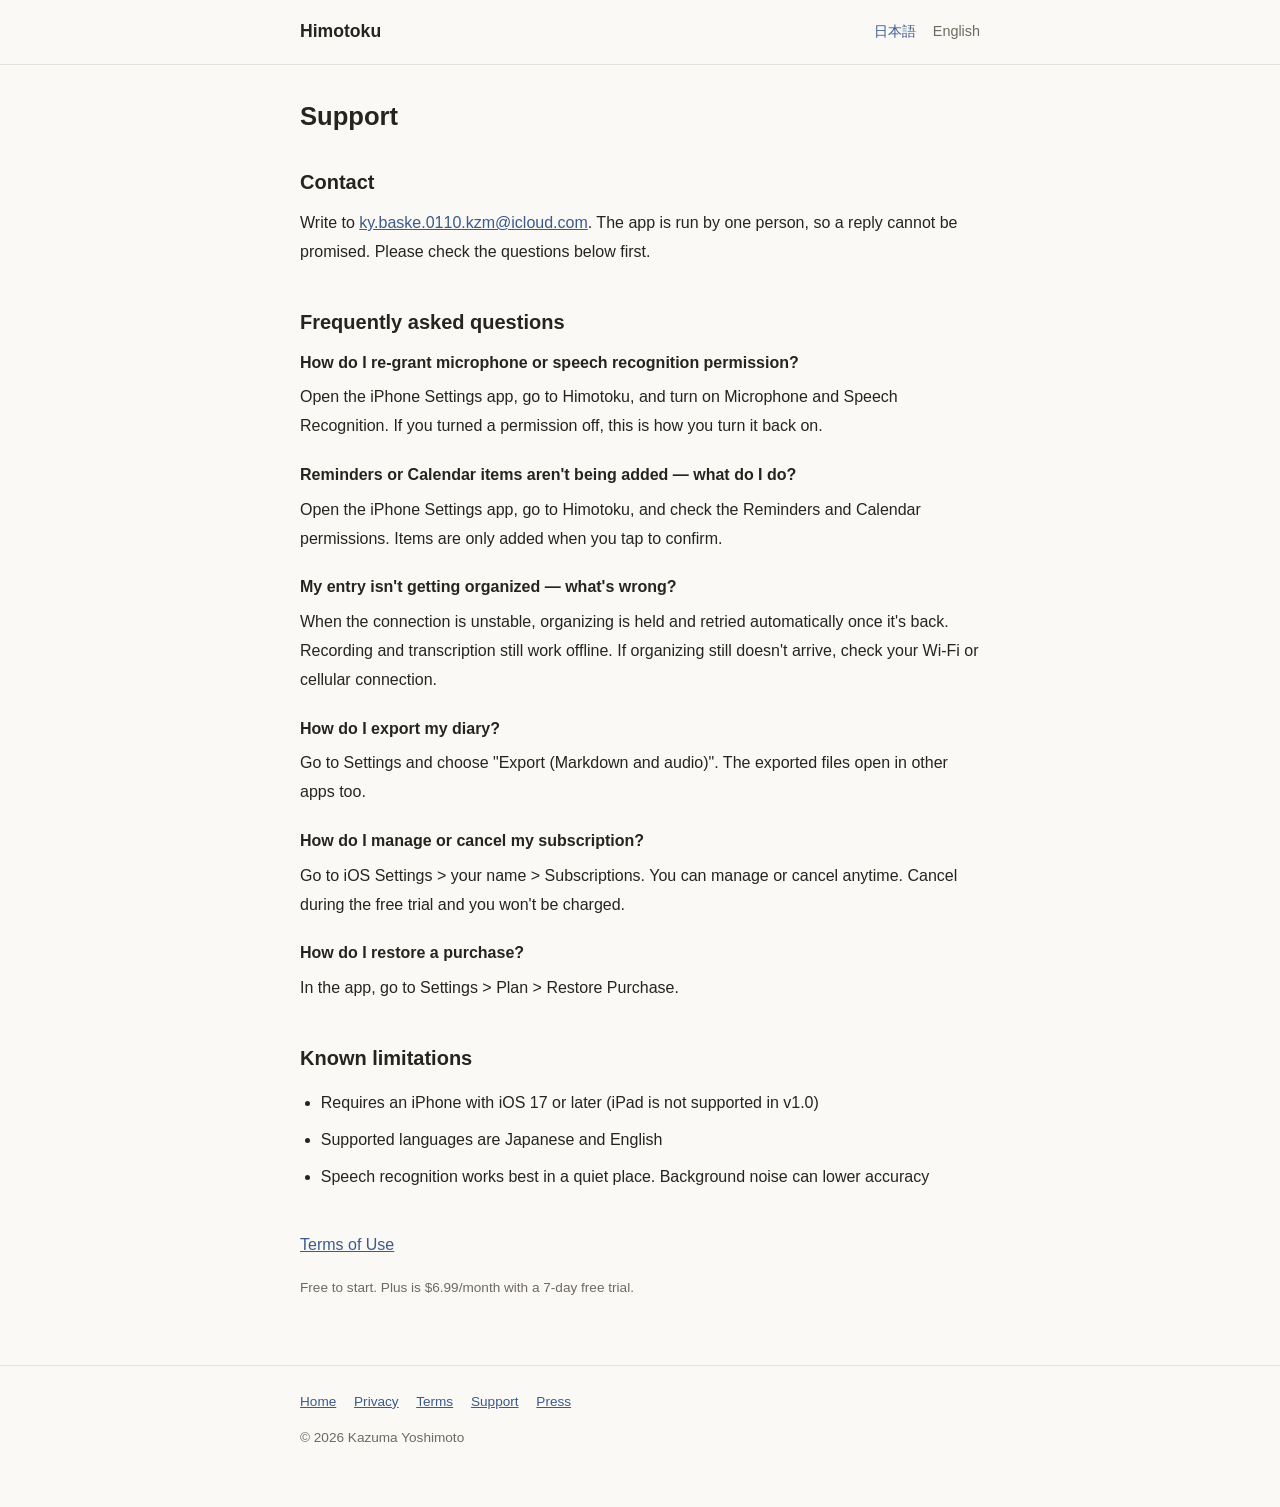
<file: en/support/index.html>
<!doctype html>
<html lang="en">
<head>
<meta charset="utf-8">
<meta name="viewport" content="width=device-width, initial-scale=1">
<title>Support - Himotoku</title>
<meta name="description" content="Himotoku support. Permissions, Reminders and Calendar integration, export, managing your subscription, and known limitations.">
<link rel="canonical" href="https://yoshimotokzm.github.io/himotoku/en/support/">
<link rel="alternate" hreflang="ja" href="https://yoshimotokzm.github.io/himotoku/support/">
<link rel="alternate" hreflang="en" href="https://yoshimotokzm.github.io/himotoku/en/support/">
<link rel="alternate" hreflang="x-default" href="https://yoshimotokzm.github.io/himotoku/support/">
<meta property="og:type" content="website">
<meta property="og:title" content="Support - Himotoku">
<meta property="og:description" content="Frequently asked questions, known limitations, and how to reach us.">
<meta property="og:url" content="https://yoshimotokzm.github.io/himotoku/en/support/">
<meta property="og:image" content="https://yoshimotokzm.github.io/himotoku/assets/shot-1-chat-answer.png">
<meta property="og:locale" content="en_US">
<link rel="icon" href="../../assets/icon-512.png">
<link rel="stylesheet" href="../../assets/style.css">
</head>
<body>
<header class="site-header">
  <div class="wrap">
    <a class="brand" href="../">Himotoku</a>
    <nav class="lang-switch">
      <a href="../../support/">日本語</a>
      <a href="./" class="current">English</a>
    </nav>
  </div>
</header>

<main>
  <div class="wrap">
    <h1>Support</h1>

    <section>
      <h2>Contact</h2>
      <p>Write to <a href="mailto:ky.baske.0110.kzm@icloud.com">ky.baske.0110.kzm@icloud.com</a>. The app is run by one person, so a reply cannot be promised. Please check the questions below first.</p>
    </section>

    <section>
      <h2>Frequently asked questions</h2>

      <div class="faq-item">
        <p class="faq-q">How do I re-grant microphone or speech recognition permission?</p>
        <p class="faq-a">Open the iPhone Settings app, go to Himotoku, and turn on Microphone and Speech Recognition. If you turned a permission off, this is how you turn it back on.</p>
      </div>

      <div class="faq-item">
        <p class="faq-q">Reminders or Calendar items aren't being added — what do I do?</p>
        <p class="faq-a">Open the iPhone Settings app, go to Himotoku, and check the Reminders and Calendar permissions. Items are only added when you tap to confirm.</p>
      </div>

      <div class="faq-item">
        <p class="faq-q">My entry isn't getting organized — what's wrong?</p>
        <p class="faq-a">When the connection is unstable, organizing is held and retried automatically once it's back. Recording and transcription still work offline. If organizing still doesn't arrive, check your Wi-Fi or cellular connection.</p>
      </div>

      <div class="faq-item">
        <p class="faq-q">How do I export my diary?</p>
        <p class="faq-a">Go to Settings and choose "Export (Markdown and audio)". The exported files open in other apps too.</p>
      </div>

      <div class="faq-item">
        <p class="faq-q">How do I manage or cancel my subscription?</p>
        <p class="faq-a">Go to iOS Settings &gt; your name &gt; Subscriptions. You can manage or cancel anytime. Cancel during the free trial and you won't be charged.</p>
      </div>

      <div class="faq-item">
        <p class="faq-q">How do I restore a purchase?</p>
        <p class="faq-a">In the app, go to Settings &gt; Plan &gt; Restore Purchase.</p>
      </div>
    </section>

    <section>
      <h2>Known limitations</h2>
      <ul>
        <li>Requires an iPhone with iOS 17 or later (iPad is not supported in v1.0)</li>
        <li>Supported languages are Japanese and English</li>
        <li>Speech recognition works best in a quiet place. Background noise can lower accuracy</li>
      </ul>
    </section>

    <p><a href="../terms/">Terms of Use</a></p>

    <p class="disclaimer">Free to start. Plus is $6.99/month with a 7-day free trial.</p>
  </div>
</main>

<footer class="site-footer">
  <div class="wrap">
    <nav>
      <a href="../">Home</a>
      <a href="../privacy/">Privacy</a>
      <a href="../terms/">Terms</a>
      <a href="./">Support</a>
      <a href="../press/">Press</a>
    </nav>
    <p>&copy; 2026 Kazuma Yoshimoto</p>
  </div>
</footer>
</body>
</html>
</file>
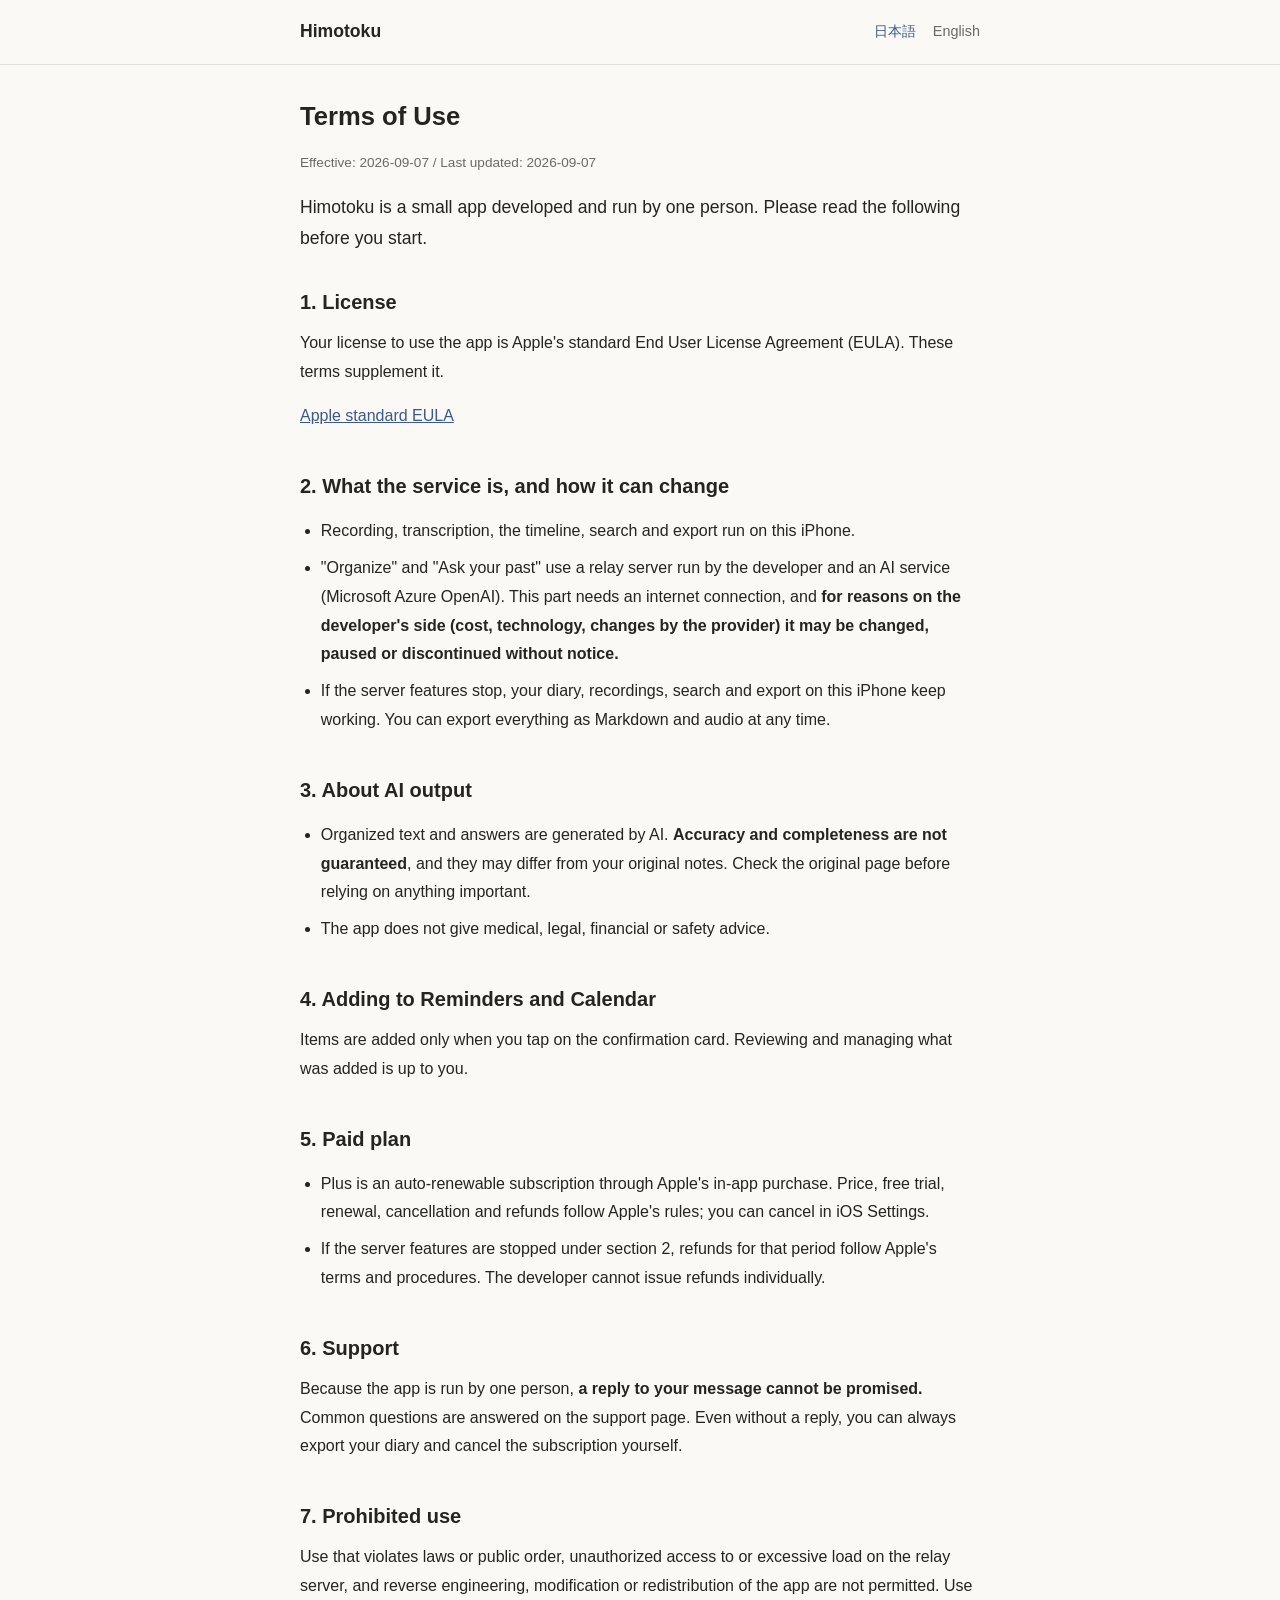
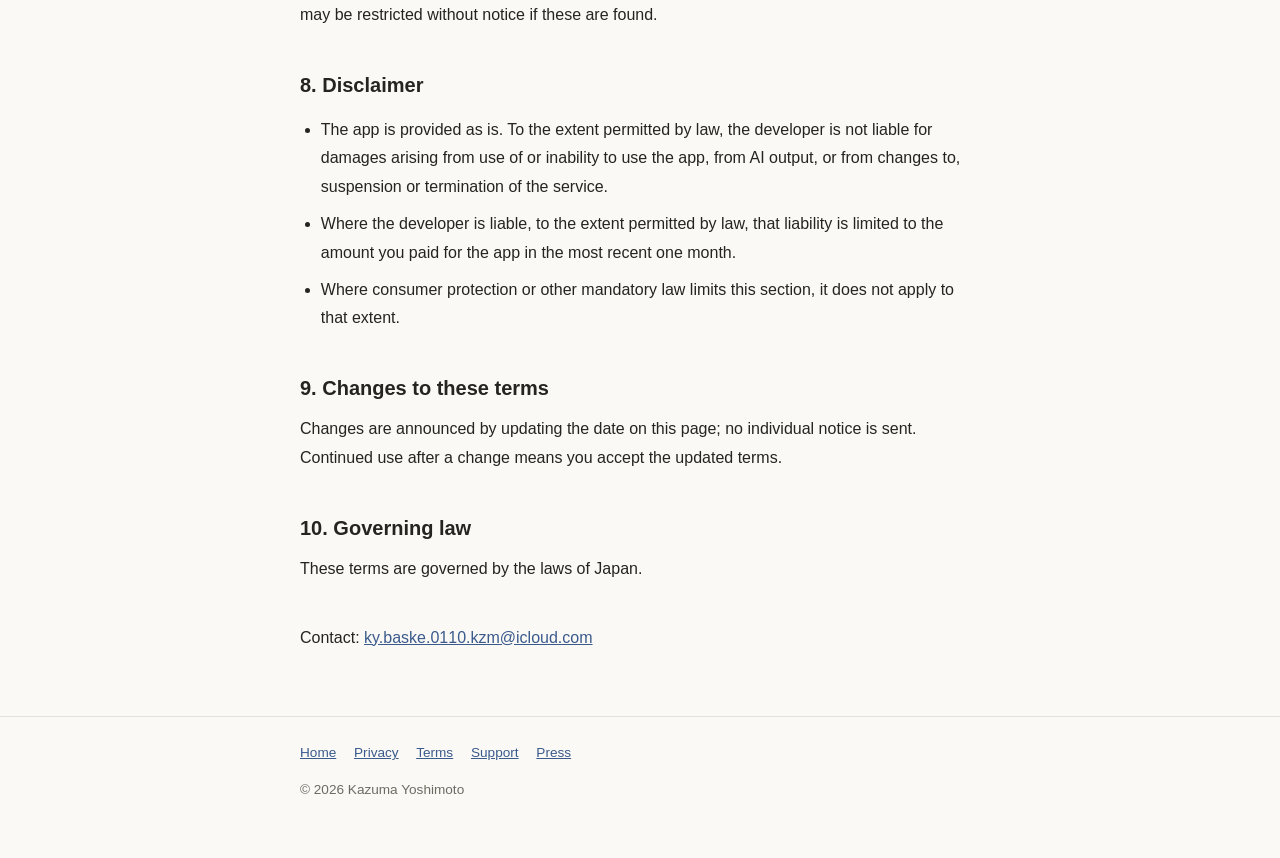
<file: en/terms/index.html>
<!doctype html>
<html lang="en">
<head>
<meta charset="utf-8">
<meta name="viewport" content="width=device-width, initial-scale=1">
<title>Terms of Use - Himotoku</title>
<meta name="description" content="Himotoku's Terms of Use. Supplements Apple's standard EULA, covering changes to server features, AI output, the paid plan, and disclaimers.">
<link rel="canonical" href="https://yoshimotokzm.github.io/himotoku/en/terms/">
<link rel="alternate" hreflang="ja" href="https://yoshimotokzm.github.io/himotoku/terms/">
<link rel="alternate" hreflang="en" href="https://yoshimotokzm.github.io/himotoku/en/terms/">
<link rel="alternate" hreflang="x-default" href="https://yoshimotokzm.github.io/himotoku/terms/">
<meta property="og:type" content="website">
<meta property="og:title" content="Terms of Use - Himotoku">
<meta property="og:description" content="Himotoku's Terms of Use, supplementing Apple's standard EULA.">
<meta property="og:url" content="https://yoshimotokzm.github.io/himotoku/en/terms/">
<meta property="og:image" content="https://yoshimotokzm.github.io/himotoku/assets/icon-512.png">
<meta property="og:locale" content="en_US">
<link rel="icon" href="../../assets/icon-512.png">
<link rel="stylesheet" href="../../assets/style.css">
</head>
<body>
<header class="site-header">
  <div class="wrap">
    <a class="brand" href="../">Himotoku</a>
    <nav class="lang-switch">
      <a href="../../terms/">日本語</a>
      <a href="./" class="current">English</a>
    </nav>
  </div>
</header>

<main>
  <div class="wrap">
    <h1>Terms of Use</h1>
    <p class="disclaimer">Effective: 2026-09-07 / Last updated: 2026-09-07</p>

    <p class="lede">Himotoku is a small app developed and run by one person. Please read the following before you start.</p>

    <section>
      <h2>1. License</h2>
      <p>Your license to use the app is Apple's standard End User License Agreement (EULA). These terms supplement it.</p>
      <p><a href="https://www.apple.com/legal/internet-services/itunes/dev/stdeula/">Apple standard EULA</a></p>
    </section>

    <section>
      <h2>2. What the service is, and how it can change</h2>
      <ul>
        <li>Recording, transcription, the timeline, search and export run on this iPhone.</li>
        <li>"Organize" and "Ask your past" use a relay server run by the developer and an AI service (Microsoft Azure OpenAI). This part needs an internet connection, and <strong>for reasons on the developer's side (cost, technology, changes by the provider) it may be changed, paused or discontinued without notice.</strong></li>
        <li>If the server features stop, your diary, recordings, search and export on this iPhone keep working. You can export everything as Markdown and audio at any time.</li>
      </ul>
    </section>

    <section>
      <h2>3. About AI output</h2>
      <ul>
        <li>Organized text and answers are generated by AI. <strong>Accuracy and completeness are not guaranteed</strong>, and they may differ from your original notes. Check the original page before relying on anything important.</li>
        <li>The app does not give medical, legal, financial or safety advice.</li>
      </ul>
    </section>

    <section>
      <h2>4. Adding to Reminders and Calendar</h2>
      <p>Items are added only when you tap on the confirmation card. Reviewing and managing what was added is up to you.</p>
    </section>

    <section>
      <h2>5. Paid plan</h2>
      <ul>
        <li>Plus is an auto-renewable subscription through Apple's in-app purchase. Price, free trial, renewal, cancellation and refunds follow Apple's rules; you can cancel in iOS Settings.</li>
        <li>If the server features are stopped under section 2, refunds for that period follow Apple's terms and procedures. The developer cannot issue refunds individually.</li>
      </ul>
    </section>

    <section>
      <h2>6. Support</h2>
      <p>Because the app is run by one person, <strong>a reply to your message cannot be promised.</strong> Common questions are answered on the support page. Even without a reply, you can always export your diary and cancel the subscription yourself.</p>
    </section>

    <section>
      <h2>7. Prohibited use</h2>
      <p>Use that violates laws or public order, unauthorized access to or excessive load on the relay server, and reverse engineering, modification or redistribution of the app are not permitted. Use may be restricted without notice if these are found.</p>
    </section>

    <section>
      <h2>8. Disclaimer</h2>
      <ul>
        <li>The app is provided as is. To the extent permitted by law, the developer is not liable for damages arising from use of or inability to use the app, from AI output, or from changes to, suspension or termination of the service.</li>
        <li>Where the developer is liable, to the extent permitted by law, that liability is limited to the amount you paid for the app in the most recent one month.</li>
        <li>Where consumer protection or other mandatory law limits this section, it does not apply to that extent.</li>
      </ul>
    </section>

    <section>
      <h2>9. Changes to these terms</h2>
      <p>Changes are announced by updating the date on this page; no individual notice is sent. Continued use after a change means you accept the updated terms.</p>
    </section>

    <section>
      <h2>10. Governing law</h2>
      <p>These terms are governed by the laws of Japan.</p>
    </section>

    <p>Contact: <a href="mailto:ky.baske.0110.kzm@icloud.com">ky.baske.0110.kzm@icloud.com</a></p>
  </div>
</main>

<footer class="site-footer">
  <div class="wrap">
    <nav>
      <a href="../">Home</a>
      <a href="../privacy/">Privacy</a>
      <a href="./">Terms</a>
      <a href="../support/">Support</a>
      <a href="../press/">Press</a>
    </nav>
    <p>&copy; 2026 Kazuma Yoshimoto</p>
  </div>
</footer>
</body>
</html>
</file>
<file: assets/style.css>
/* ひもとく 公式サイト — 共通スタイル
   デザイントークンは docs/04_UIUX設計.md §1 に準拠。新しい色は追加しない。 */

:root {
  --paper: #FAF9F6;
  --paper-elevated: #FFFFFF;
  --ink: #26241F;
  --ink-secondary: #6E6A61;
  --ink-faint: #9B968C;
  --indigo: #3A5A8C;
  --indigo-wash: #EDF1F7;
  --hairline: #E5E2DB;
  --line: #E4E1DA;
}

@media (prefers-color-scheme: dark) {
  :root {
    --paper: #17181A;
    --paper-elevated: #1F2023;
    --ink: #E8E6E1;
    --ink-secondary: #A6A29A;
    --ink-faint: #6B6862;
    --indigo: #8FA9D6;
    --indigo-wash: #232A36;
    --hairline: #2C2D30;
    --line: #2C2D30;
  }
}

* { box-sizing: border-box; }

html, body {
  margin: 0;
  padding: 0;
  background: var(--paper);
  color: var(--ink);
}

body {
  font-family: -apple-system, "Hiragino Sans", "Noto Sans JP", sans-serif;
  line-height: 1.8;
  font-size: 16px;
  -webkit-font-smoothing: antialiased;
}

a { color: var(--indigo); }
a:visited { color: var(--indigo); }

img { max-width: 100%; height: auto; display: block; }

.wrap {
  max-width: 720px;
  margin: 0 auto;
  padding: 0 20px;
}

header.site-header {
  border-bottom: 1px solid var(--hairline);
  padding: 16px 0;
}

header.site-header .wrap {
  display: flex;
  align-items: center;
  justify-content: space-between;
  flex-wrap: wrap;
  gap: 8px;
}

.brand {
  font-weight: 600;
  font-size: 1.1rem;
  color: var(--ink);
  text-decoration: none;
}

.lang-switch a {
  margin-left: 12px;
  font-size: 0.9rem;
  text-decoration: none;
}

.lang-switch a.current {
  color: var(--ink-secondary);
  pointer-events: none;
}

main {
  padding: 32px 0 48px;
}

section {
  margin-bottom: 40px;
}

h1 {
  font-size: 1.6rem;
  line-height: 1.5;
  margin: 0 0 16px;
}

h2 {
  font-size: 1.25rem;
  line-height: 1.5;
  margin: 32px 0 12px;
  padding-top: 8px;
  border-top: 1px solid var(--hairline);
}

section:first-of-type h2:first-child,
h2:first-child {
  border-top: none;
  padding-top: 0;
}

h3 {
  font-size: 1.05rem;
  margin: 20px 0 8px;
}

p { margin: 0 0 16px; }

ul, ol { padding-left: 1.3em; }
li { margin-bottom: 8px; }

.lede {
  font-size: 1.1rem;
  color: var(--ink);
}

.tagline {
  color: var(--ink-secondary);
  font-size: 0.95rem;
}

.card {
  background: var(--indigo-wash);
  border-radius: 12px;
  padding: 20px;
  margin: 16px 0;
}

.shot {
  max-width: 260px;
  margin: 1.5rem auto;
  border-radius: 24px;
  overflow: hidden;
  border: 1px solid var(--line);
  aspect-ratio: 1206 / 2622;
}

.shot img {
  display: block;
  width: 100%;
  height: auto;
}

.press-shots {
  display: grid;
  grid-template-columns: repeat(auto-fill, minmax(140px, 1fr));
  gap: 1rem;
}

.press-shots .shot {
  margin: 0;
}

figure { margin: 0; }
figcaption {
  font-size: 0.85rem;
  color: var(--ink-secondary);
  margin-top: 8px;
}

table {
  width: 100%;
  border-collapse: collapse;
  font-size: 0.92rem;
}

caption {
  text-align: left;
  font-size: 0.85rem;
  color: var(--ink-secondary);
  margin-bottom: 8px;
}

th, td {
  text-align: left;
  padding: 10px 8px;
  border-bottom: 1px solid var(--hairline);
  vertical-align: top;
}

th { color: var(--ink-secondary); font-weight: 600; }

.table-scroll {
  overflow-x: auto;
}

.badge-row {
  display: flex;
  align-items: center;
  gap: 12px;
  flex-wrap: wrap;
}

.store-badge {
  display: inline-block;
  padding: 10px 16px;
  border: 1px solid var(--ink);
  border-radius: 10px;
  text-decoration: none;
  color: var(--ink);
  font-size: 0.95rem;
}

.faq-item { margin-bottom: 20px; }
.faq-q { font-weight: 600; margin-bottom: 6px; }
.faq-a { color: var(--ink); }

.disclaimer {
  font-size: 0.85rem;
  color: var(--ink-secondary);
}

footer.site-footer {
  border-top: 1px solid var(--hairline);
  padding: 24px 0 40px;
  color: var(--ink-secondary);
  font-size: 0.85rem;
}

footer.site-footer .wrap {
  display: flex;
  flex-direction: column;
  gap: 12px;
}

footer.site-footer nav a {
  margin-right: 14px;
}

.press-fact {
  color: var(--ink-secondary);
  font-size: 0.9rem;
}

.demo-box {
  border: 1px dashed var(--ink-faint);
  border-radius: 12px;
  padding: 24px;
  text-align: center;
  color: var(--ink-secondary);
}
</file>
